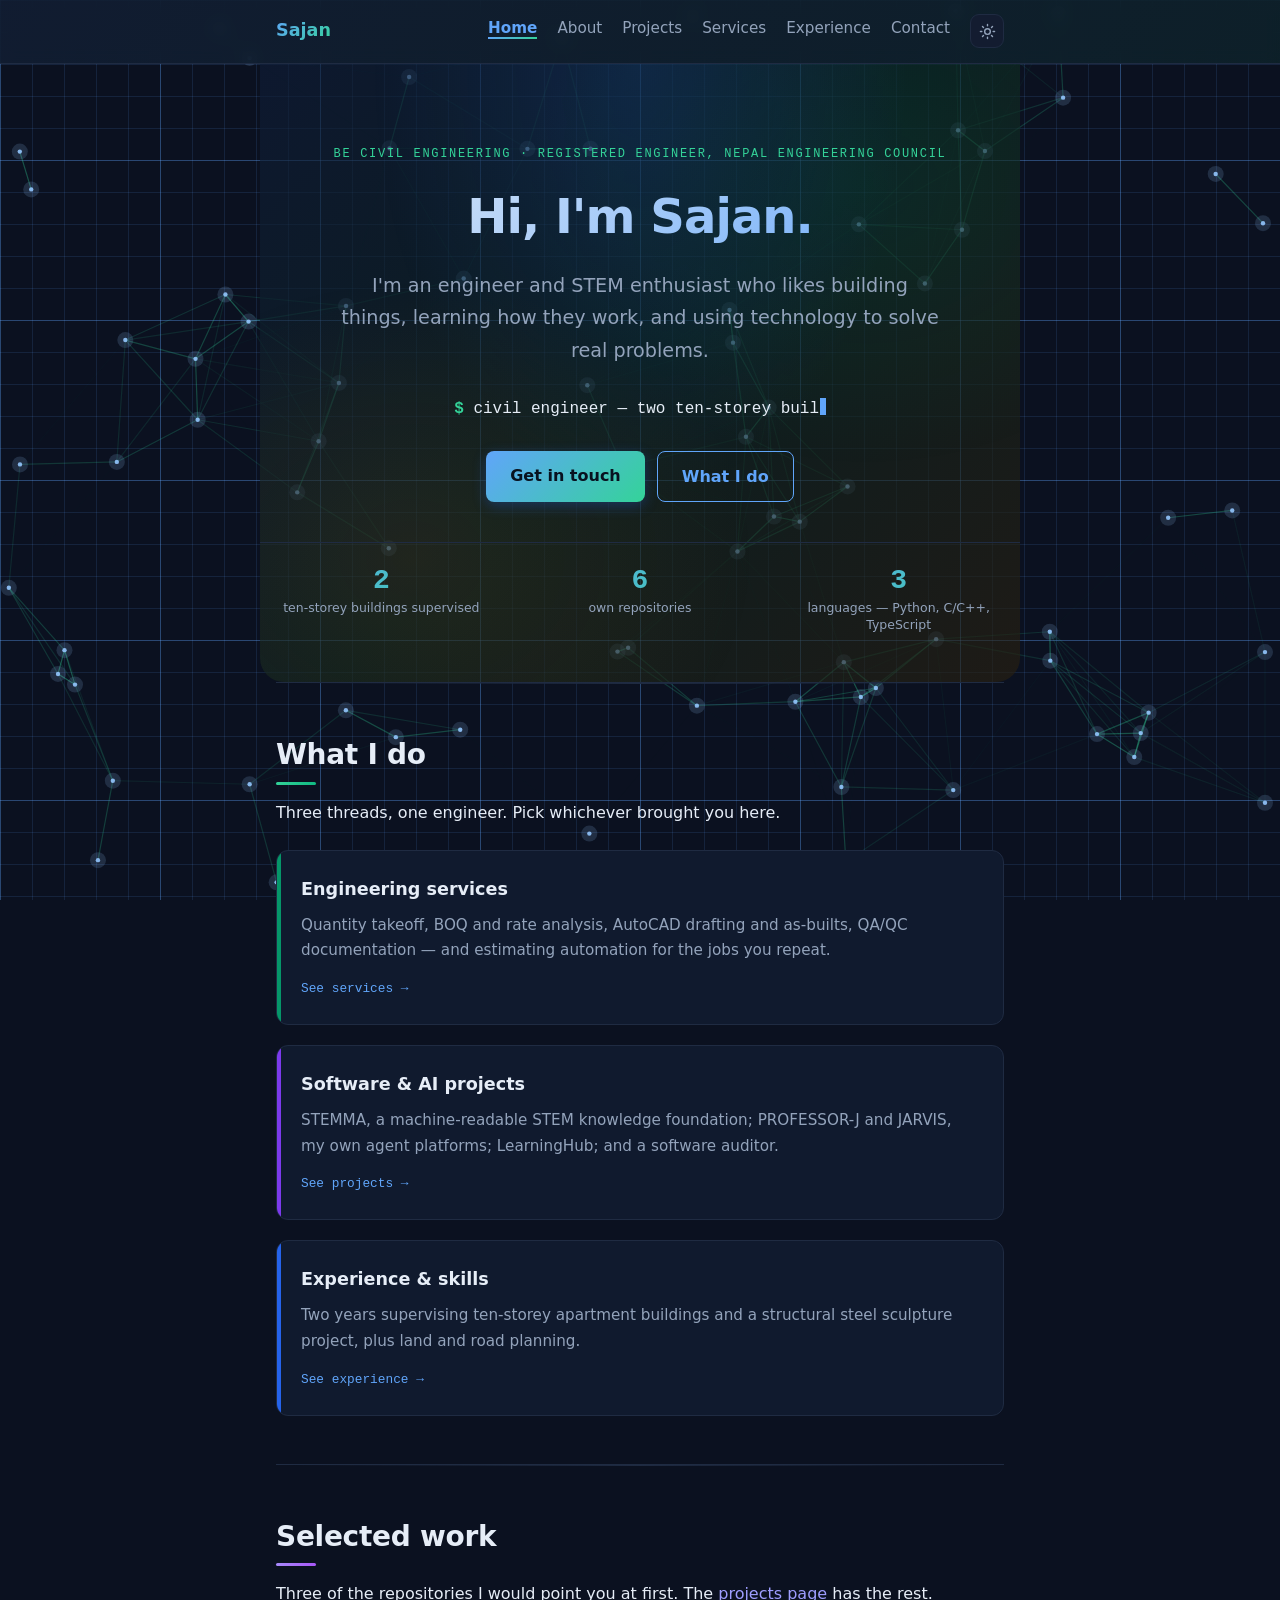
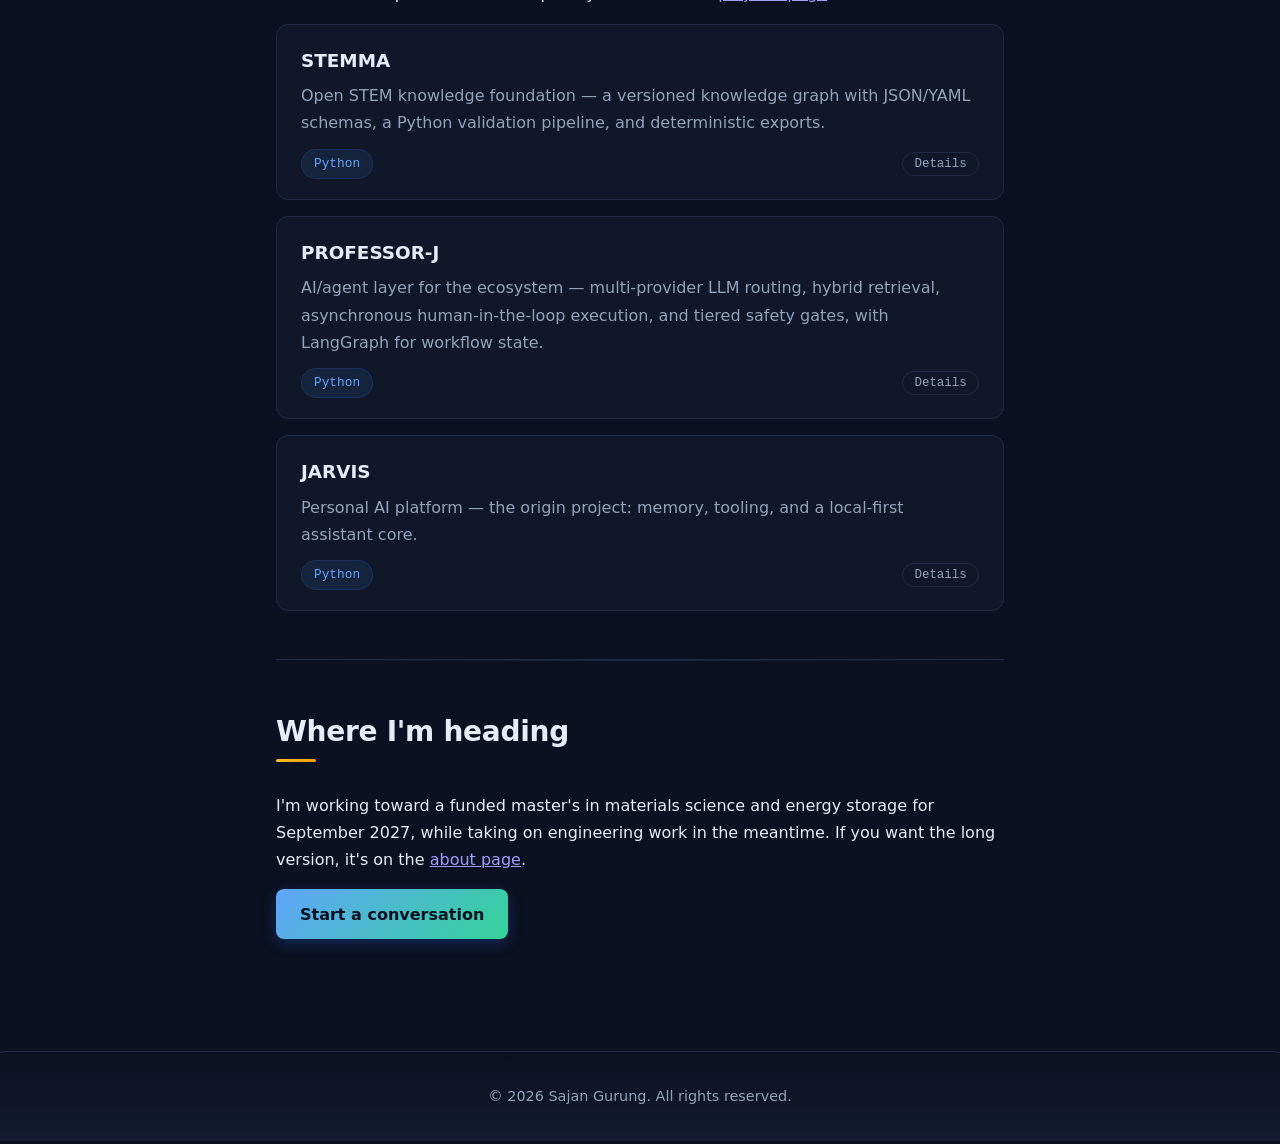
<file: index.html>
<!DOCTYPE html>
<html lang="en">
<head>
  <meta charset="UTF-8">
  <meta name="viewport" content="width=device-width, initial-scale=1.0">
  <meta name="description" content="Sajan Gurung — civil engineer, quantity surveyor and builder in Pokhara, Nepal. Takeoffs, BOQs, AutoCAD drafting, QA/QC documentation and estimating automation.">
  <title>Sajan Gurung — Civil Engineer &amp; Builder</title>
    <link rel="icon" href="favicon.svg" type="image/svg+xml">
  <script>!function(){var t;try{t=localStorage.getItem("theme")}catch(e){}document.documentElement.setAttribute("data-theme",t==="light"?"light":"dark")}();</script>
  <link rel="stylesheet" href="css/styles.css?v=5">
  <script src="js/main.js?v=5" defer></script>
</head>
<body>
  <canvas id="bg-canvas" aria-hidden="true"></canvas>
  <div class="scroll-progress" id="scroll-progress" aria-hidden="true"></div>

  <header class="site-header">
    <nav class="nav" aria-label="Main">
      <a class="nav-brand" href="index.html">Sajan</a>
      <ul class="nav-links">
        <li><a href="index.html">Home</a></li>
        <li><a href="about.html">About</a></li>
        <li><a href="projects.html">Projects</a></li>
        <li><a href="services.html">Services</a></li>
        <li><a href="experience.html">Experience</a></li>
        <li><a href="contact.html">Contact</a></li>
        <li><button class="theme-toggle" type="button" id="theme-toggle" aria-label="Switch to light theme" aria-pressed="true"><svg class="icon-moon" xmlns="http://www.w3.org/2000/svg" viewBox="0 0 24 24" fill="none" stroke="currentColor" stroke-width="2" stroke-linecap="round" stroke-linejoin="round" aria-hidden="true"><path d="M21 12.79A9 9 0 1111.21 3 7 7 0 0021 12.79z"/></svg><svg class="icon-sun" xmlns="http://www.w3.org/2000/svg" viewBox="0 0 24 24" fill="none" stroke="currentColor" stroke-width="2" stroke-linecap="round" stroke-linejoin="round" aria-hidden="true"><circle cx="12" cy="12" r="4"/><path d="M12 2v2M12 20v2M4.93 4.93l1.41 1.41M17.66 17.66l1.41 1.41M2 12h2M20 12h2M6.34 17.66l-1.41 1.41M19.07 4.93l-1.41 1.41"/></svg></button></li>
      </ul>
    </nav>
  </header>

  <main id="main">
    <section class="hero">
      <div class="hero-content">
        <p class="hero-kicker">BE Civil Engineering · Registered Engineer, Nepal Engineering Council</p>
        <h1>Hi, I'm Sajan.</h1>
        <p class="tagline">I'm an engineer and STEM enthusiast who likes building things, learning how they work, and using technology to solve real problems.</p>
        <p class="hero-typed" aria-hidden="true"><span class="prompt">$</span> <span id="typed-text"></span><span class="caret"></span></p>
        <p class="visually-hidden">Civil engineer, quantity surveyor, AutoCAD drafter, Python developer and STEM educator.</p>
        <div class="hero-actions">
          <a class="btn" href="contact.html">Get in touch</a>
          <a class="btn btn-ghost" href="services.html">What I do</a>
        </div>
        <ul class="stat-strip" id="stat-strip">
          <li>
            <span class="stat-num" data-count="2">0</span>
            <span class="stat-label">ten-storey buildings supervised</span>
          </li>
          <li>
            <span class="stat-num" data-count="6">0</span>
            <span class="stat-label">own repositories</span>
          </li>
          <li>
            <span class="stat-num" data-count="3">0</span>
            <span class="stat-label">languages — Python, C/C++, TypeScript</span>
          </li>
        </ul>
      </div>
    </section>

    <section id="what-i-do" class="section" data-theme="engineering">
      <h2>What I do</h2>
      <p class="section-lead">Three threads, one engineer. Pick whichever brought you here.</p>
      <ul class="link-grid">
        <li>
          <a class="link-card" href="services.html" style="--link-accent: #059669">
            <h3>Engineering services</h3>
            <p>Quantity takeoff, BOQ and rate analysis, AutoCAD drafting and as-builts, QA/QC documentation — and estimating automation for the jobs you repeat.</p>
            <span class="link-go">See services →</span>
          </a>
        </li>
        <li>
          <a class="link-card" href="projects.html" style="--link-accent: #7c3aed">
            <h3>Software &amp; AI projects</h3>
            <p>STEMMA, a machine-readable STEM knowledge foundation; PROFESSOR-J and JARVIS, my own agent platforms; LearningHub; and a software auditor.</p>
            <span class="link-go">See projects →</span>
          </a>
        </li>
        <li>
          <a class="link-card" href="experience.html" style="--link-accent: #2563eb">
            <h3>Experience &amp; skills</h3>
            <p>Two years supervising ten-storey apartment buildings and a structural steel sculpture project, plus land and road planning.</p>
            <span class="link-go">See experience →</span>
          </a>
        </li>
      </ul>
    </section>

    <section id="featured" class="section" data-theme="innovation">
      <h2>Selected work</h2>
      <p class="section-lead">Three of the repositories I would point you at first. The <a href="projects.html">projects page</a> has the rest.</p>
      <ul class="project-list" id="project-list" data-limit="3"></ul>
    </section>

    <section id="next" class="section" data-theme="energy">
      <h2>Where I'm heading</h2>
      <p>I'm working toward a funded master's in materials science and energy storage for September 2027, while taking on engineering work in the meantime. If you want the long version, it's on the <a href="about.html">about page</a>.</p>
      <p><a class="btn" href="contact.html">Start a conversation</a></p>
    </section>
  </main>

  <footer class="site-footer">
    <p>&copy; <span id="year"></span> Sajan Gurung. All rights reserved.</p>
  </footer>

  <div class="modal" id="project-modal" hidden>
    <div class="modal-backdrop" data-modal-close></div>
    <div class="modal-panel" role="dialog" aria-modal="true" aria-labelledby="modal-title">
      <button class="modal-close" type="button" data-modal-close aria-label="Close">&times;</button>
      <p class="modal-kicker" id="modal-kicker"></p>
      <h3 id="modal-title"></h3>
      <p class="modal-body" id="modal-body"></p>
      <a class="btn" id="modal-link" href="#" target="_blank" rel="noopener">View on GitHub</a>
    </div>
  </div>
</body>
</html>
</file>
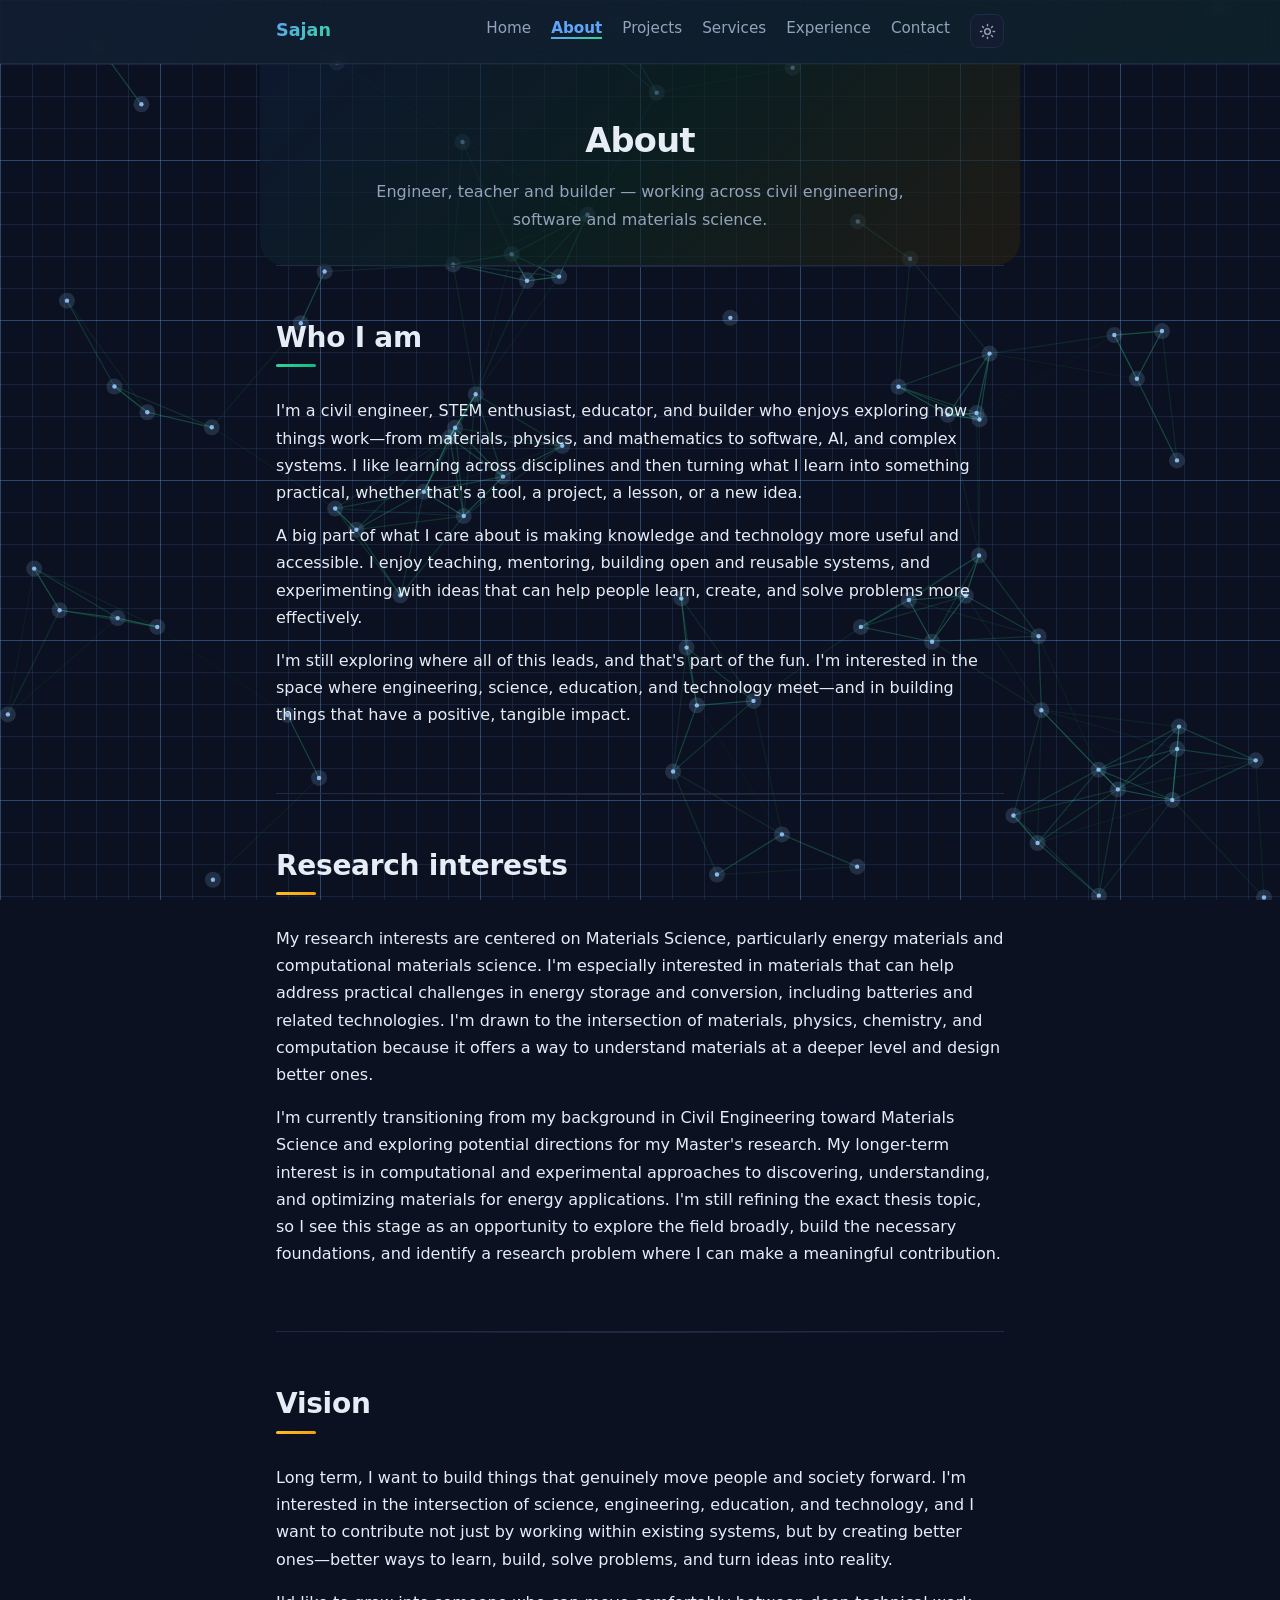
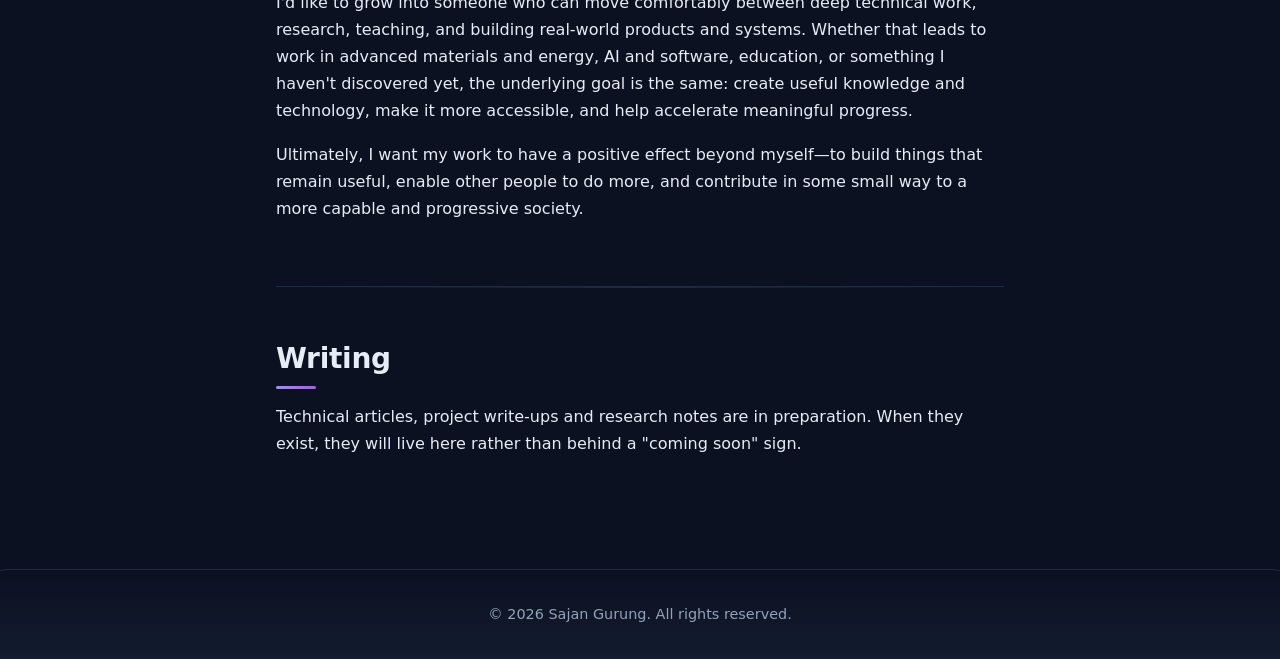
<file: about.html>
<!DOCTYPE html>
<html lang="en">
<head>
  <meta charset="UTF-8">
  <meta name="viewport" content="width=device-width, initial-scale=1.0">
  <meta name="description" content="About Sajan Gurung — civil engineer, STEM educator and builder, moving toward computational materials science and energy storage.">
  <title>About — Sajan Gurung</title>
    <link rel="icon" href="favicon.svg" type="image/svg+xml">
  <script>!function(){var t;try{t=localStorage.getItem("theme")}catch(e){}document.documentElement.setAttribute("data-theme",t==="light"?"light":"dark")}();</script>
  <link rel="stylesheet" href="css/styles.css?v=5">
  <script src="js/main.js?v=5" defer></script>
</head>
<body>
  <canvas id="bg-canvas" aria-hidden="true"></canvas>
  <div class="scroll-progress" id="scroll-progress" aria-hidden="true"></div>

  <header class="site-header">
    <nav class="nav" aria-label="Main">
      <a class="nav-brand" href="index.html">Sajan</a>
      <ul class="nav-links">
        <li><a href="index.html">Home</a></li>
        <li><a href="about.html">About</a></li>
        <li><a href="projects.html">Projects</a></li>
        <li><a href="services.html">Services</a></li>
        <li><a href="experience.html">Experience</a></li>
        <li><a href="contact.html">Contact</a></li>
        <li><button class="theme-toggle" type="button" id="theme-toggle" aria-label="Switch to light theme" aria-pressed="true"><svg class="icon-moon" xmlns="http://www.w3.org/2000/svg" viewBox="0 0 24 24" fill="none" stroke="currentColor" stroke-width="2" stroke-linecap="round" stroke-linejoin="round" aria-hidden="true"><path d="M21 12.79A9 9 0 1111.21 3 7 7 0 0021 12.79z"/></svg><svg class="icon-sun" xmlns="http://www.w3.org/2000/svg" viewBox="0 0 24 24" fill="none" stroke="currentColor" stroke-width="2" stroke-linecap="round" stroke-linejoin="round" aria-hidden="true"><circle cx="12" cy="12" r="4"/><path d="M12 2v2M12 20v2M4.93 4.93l1.41 1.41M17.66 17.66l1.41 1.41M2 12h2M20 12h2M6.34 17.66l-1.41 1.41M19.07 4.93l-1.41 1.41"/></svg></button></li>
      </ul>
    </nav>
  </header>

  <main id="main">
    <section class="page-hero">
      <h1>About</h1>
      <p>Engineer, teacher and builder — working across civil engineering, software and materials science.</p>
    </section>

    <section id="who" class="section" data-theme="engineering">
      <h2>Who I am</h2>
      <p>I'm a civil engineer, STEM enthusiast, educator, and builder who enjoys exploring how things work—from materials, physics, and mathematics to software, AI, and complex systems. I like learning across disciplines and then turning what I learn into something practical, whether that's a tool, a project, a lesson, or a new idea.</p>
      <p>A big part of what I care about is making knowledge and technology more useful and accessible. I enjoy teaching, mentoring, building open and reusable systems, and experimenting with ideas that can help people learn, create, and solve problems more effectively.</p>
      <p>I'm still exploring where all of this leads, and that's part of the fun. I'm interested in the space where engineering, science, education, and technology meet—and in building things that have a positive, tangible impact.</p>
    </section>

    <section id="research" class="section" data-theme="energy">
      <h2>Research interests</h2>
      <p>My research interests are centered on Materials Science, particularly energy materials and computational materials science. I'm especially interested in materials that can help address practical challenges in energy storage and conversion, including batteries and related technologies. I'm drawn to the intersection of materials, physics, chemistry, and computation because it offers a way to understand materials at a deeper level and design better ones.</p>
      <p>I'm currently transitioning from my background in Civil Engineering toward Materials Science and exploring potential directions for my Master's research. My longer-term interest is in computational and experimental approaches to discovering, understanding, and optimizing materials for energy applications. I'm still refining the exact thesis topic, so I see this stage as an opportunity to explore the field broadly, build the necessary foundations, and identify a research problem where I can make a meaningful contribution.</p>
    </section>

    <section id="vision" class="section" data-theme="energy">
      <h2>Vision</h2>
      <p>Long term, I want to build things that genuinely move people and society forward. I'm interested in the intersection of science, engineering, education, and technology, and I want to contribute not just by working within existing systems, but by creating better ones—better ways to learn, build, solve problems, and turn ideas into reality.</p>
      <p>I'd like to grow into someone who can move comfortably between deep technical work, research, teaching, and building real-world products and systems. Whether that leads to work in advanced materials and energy, AI and software, education, or something I haven't discovered yet, the underlying goal is the same: create useful knowledge and technology, make it more accessible, and help accelerate meaningful progress.</p>
      <p>Ultimately, I want my work to have a positive effect beyond myself—to build things that remain useful, enable other people to do more, and contribute in some small way to a more capable and progressive society.</p>
    </section>

    <section id="writing" class="section" data-theme="innovation">
      <h2>Writing</h2>
      <p class="section-lead">Technical articles, project write-ups and research notes are in preparation. When they exist, they will live here rather than behind a "coming soon" sign.</p>
    </section>
  </main>

  <footer class="site-footer">
    <p>&copy; <span id="year"></span> Sajan Gurung. All rights reserved.</p>
  </footer>
</body>
</html>
</file>
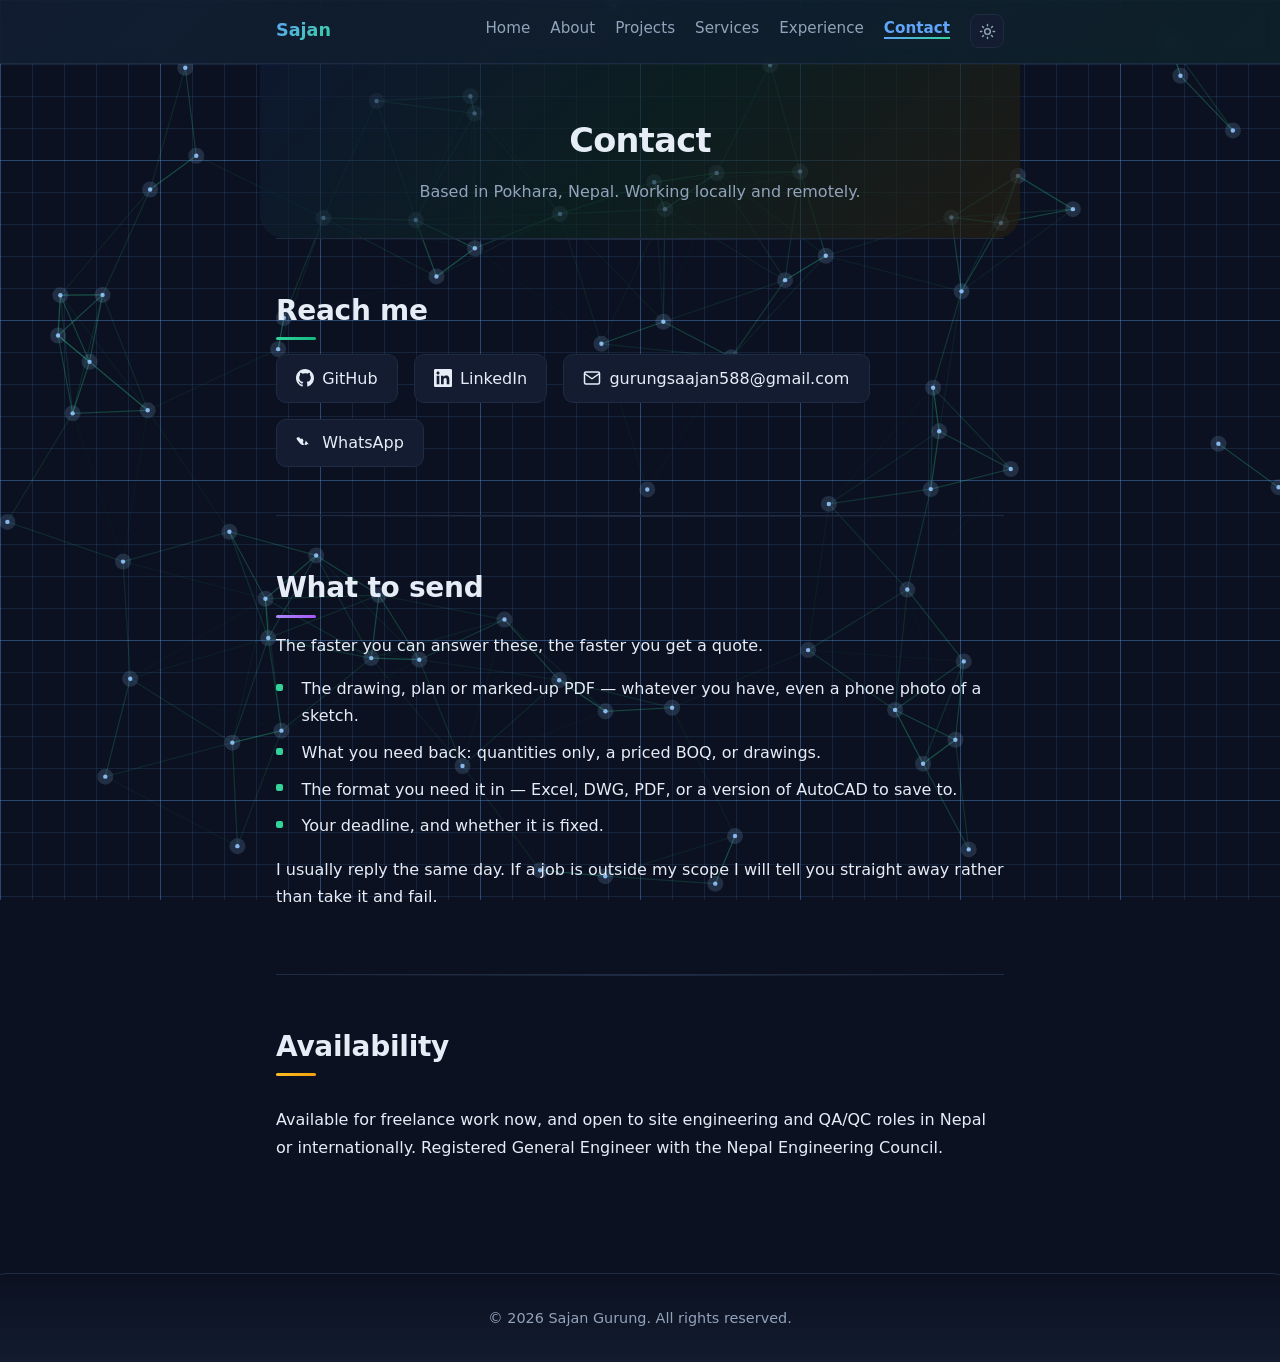
<file: contact.html>
<!DOCTYPE html>
<html lang="en">
<head>
  <meta charset="UTF-8">
  <meta name="viewport" content="width=device-width, initial-scale=1.0">
  <meta name="description" content="Contact Sajan Gurung — civil engineer in Pokhara, Nepal. Available for quantity takeoff, BOQ, drafting and QA/QC documentation.">
  <title>Contact — Sajan Gurung</title>
    <link rel="icon" href="favicon.svg" type="image/svg+xml">
  <script>!function(){var t;try{t=localStorage.getItem("theme")}catch(e){}document.documentElement.setAttribute("data-theme",t==="light"?"light":"dark")}();</script>
  <link rel="stylesheet" href="css/styles.css?v=5">
  <script src="js/main.js?v=5" defer></script>
</head>
<body>
  <canvas id="bg-canvas" aria-hidden="true"></canvas>
  <div class="scroll-progress" id="scroll-progress" aria-hidden="true"></div>

  <header class="site-header">
    <nav class="nav" aria-label="Main">
      <a class="nav-brand" href="index.html">Sajan</a>
      <ul class="nav-links">
        <li><a href="index.html">Home</a></li>
        <li><a href="about.html">About</a></li>
        <li><a href="projects.html">Projects</a></li>
        <li><a href="services.html">Services</a></li>
        <li><a href="experience.html">Experience</a></li>
        <li><a href="contact.html">Contact</a></li>
        <li><button class="theme-toggle" type="button" id="theme-toggle" aria-label="Switch to light theme" aria-pressed="true"><svg class="icon-moon" xmlns="http://www.w3.org/2000/svg" viewBox="0 0 24 24" fill="none" stroke="currentColor" stroke-width="2" stroke-linecap="round" stroke-linejoin="round" aria-hidden="true"><path d="M21 12.79A9 9 0 1111.21 3 7 7 0 0021 12.79z"/></svg><svg class="icon-sun" xmlns="http://www.w3.org/2000/svg" viewBox="0 0 24 24" fill="none" stroke="currentColor" stroke-width="2" stroke-linecap="round" stroke-linejoin="round" aria-hidden="true"><circle cx="12" cy="12" r="4"/><path d="M12 2v2M12 20v2M4.93 4.93l1.41 1.41M17.66 17.66l1.41 1.41M2 12h2M20 12h2M6.34 17.66l-1.41 1.41M19.07 4.93l-1.41 1.41"/></svg></button></li>
      </ul>
    </nav>
  </header>

  <main id="main">
    <section class="page-hero">
      <h1>Contact</h1>
      <p>Based in Pokhara, Nepal. Working locally and remotely.</p>
    </section>

    <section id="reach-me" class="section" data-theme="engineering">
      <h2>Reach me</h2>
      <ul class="contact-list">
        <li>
          <a class="github" href="https://github.com/Er-Sajan-PLG" target="_blank" rel="noopener">
            <svg xmlns="http://www.w3.org/2000/svg" viewBox="0 0 24 24" fill="currentColor" aria-hidden="true"><path d="M12 0C5.374 0 0 5.373 0 12c0 5.302 3.438 9.8 8.207 11.387.599.111.793-.261.793-.577v-2.234c-3.338.726-4.033-1.416-4.033-1.416-.546-1.387-1.333-1.756-1.333-1.756-1.089-.745.083-.729.083-.729 1.205.084 1.839 1.237 1.839 1.237 1.07 1.834 2.807 1.304 3.492.997.107-.775.418-1.305.762-1.604-2.665-.305-5.467-1.334-5.467-5.931 0-1.311.469-2.381 1.236-3.221-.124-.303-.535-1.524.117-3.176 0 0 1.008-.322 3.301 1.23A11.509 11.509 0 0112 5.803c1.02.005 2.047.138 3.006.404 2.291-1.552 3.297-1.23 3.297-1.23.653 1.653.242 2.874.118 3.176.77.84 1.235 1.911 1.235 3.221 0 4.609-2.807 5.624-5.479 5.921.43.372.823 1.102.823 2.222v3.293c0 .319.192.694.801.576C20.566 21.797 24 17.3 24 12c0-6.627-5.373-12-12-12z"/></svg>
            GitHub
          </a>
        </li>
        <li>
          <a class="linkedin" href="https://www.linkedin.com/in/sajan-gurung-786705285" target="_blank" rel="noopener" id="linkedin-link">
            <svg xmlns="http://www.w3.org/2000/svg" viewBox="0 0 24 24" fill="currentColor" aria-hidden="true"><path d="M20.447 20.452h-3.554v-5.569c0-1.328-.027-3.037-1.852-3.037-1.853 0-2.136 1.445-2.136 2.939v5.667H9.351V9h3.414v1.561h.046c.477-.9 1.637-1.85 3.37-1.85 3.601 0 4.267 2.37 4.267 5.455v6.286zM5.337 7.433c-1.144 0-2.063-.926-2.063-2.065 0-1.138.92-2.063 2.063-2.063 1.14 0 2.064.925 2.064 2.063 0 1.139-.925 2.065-2.064 2.065zm1.782 13.019H3.555V9h3.564v11.452zM22.225 0H1.771C.792 0 0 .774 0 1.729v20.542C0 23.227.792 24 1.771 24h20.451C23.2 24 24 23.227 24 22.271V1.729C24 .774 23.2 0 22.222 0h.003z"/></svg>
            LinkedIn
          </a>
        </li>
        <li>
          <a class="email" href="mailto:gurungsaajan588@gmail.com">
            <svg xmlns="http://www.w3.org/2000/svg" viewBox="0 0 24 24" fill="none" stroke="currentColor" stroke-width="2" stroke-linecap="round" stroke-linejoin="round" aria-hidden="true"><path d="M4 4h16c1.1 0 2 .9 2 2v12c0 1.1-.9 2-2 2H4c-1.1 0-2-.9-2-2V6c0-1.1.9-2 2-2z"/><polyline points="22,6 12,13 2,6"/></svg>
            gurungsaajan588@gmail.com
          </a>
        </li>
        <li>
          <a class="whatsapp" href="https://wa.me/9779768021317" target="_blank" rel="noopener">
            <svg xmlns="http://www.w3.org/2000/svg" viewBox="0 0 24 24" fill="currentColor" aria-hidden="true"><path d="M17.472 14.382c-.297-.149-1.758-.867-2.03-.967-.273-.099-.471-.148-.67.15-.197.297-.767.966-.94 1.164-.173.199-.347.223-.644.075-.297-.15-1.255-.463-2.39-1.475-.883-.788-1.48-1.761-1.653-2.059-.173-.297-.018-.458.13-.606.134-.133.298-.347.446-.52.149-.174.198-.298.298-.472.099-.174.05-.369-.025-.52-.075-.148-.669-1.612-.916-2.207-.242-.579-.487-.5-.669-.51-.173-.008-.377-.01-.57-.01-.198 0-.397.01-.597.016-.198.006-.42.026-.637.042-.217.017-.435.017-.632-.01-.173-.025-.346-.149-.547-.396-.387-.478-.654-1.168-.698-1.355-.037-.162-.23-.33-.66-.446-.397-.107-.777-.13-1.093-.086l-.582.048c-.514.042-.964.375-1.16.61-.376.43-.55.898-.53 1.238.03.59.62 1.47 1.822 3.046 1.177 1.55 2.186 2.895 2.943 3.607.898.85 1.692 1.392 2.22 1.67.515.272 1.133.437 1.53.375.47-.075 1.582-.414 2.332-1.652.645-.993 1.017-2.322 1.195-3.044.18-.724.106-1.31-.08-1.763-.148-.362-.38-.608-.605-.777z"/></svg>
            WhatsApp
          </a>
        </li>
      </ul>
    </section>

    <section id="what-to-send" class="section" data-theme="innovation">
      <h2>What to send</h2>
      <p class="section-lead">The faster you can answer these, the faster you get a quote.</p>
      <ul class="tick-list">
        <li>The drawing, plan or marked-up PDF — whatever you have, even a phone photo of a sketch.</li>
        <li>What you need back: quantities only, a priced BOQ, or drawings.</li>
        <li>The format you need it in — Excel, DWG, PDF, or a version of AutoCAD to save to.</li>
        <li>Your deadline, and whether it is fixed.</li>
      </ul>
      <p>I usually reply the same day. If a job is outside my scope I will tell you straight away rather than take it and fail.</p>
    </section>

    <section id="availability" class="section" data-theme="energy">
      <h2>Availability</h2>
      <p>Available for freelance work now, and open to site engineering and QA/QC roles in Nepal or internationally. Registered General Engineer with the Nepal Engineering Council.</p>
    </section>
  </main>

  <footer class="site-footer">
    <p>&copy; <span id="year"></span> Sajan Gurung. All rights reserved.</p>
  </footer>
</body>
</html>
</file>
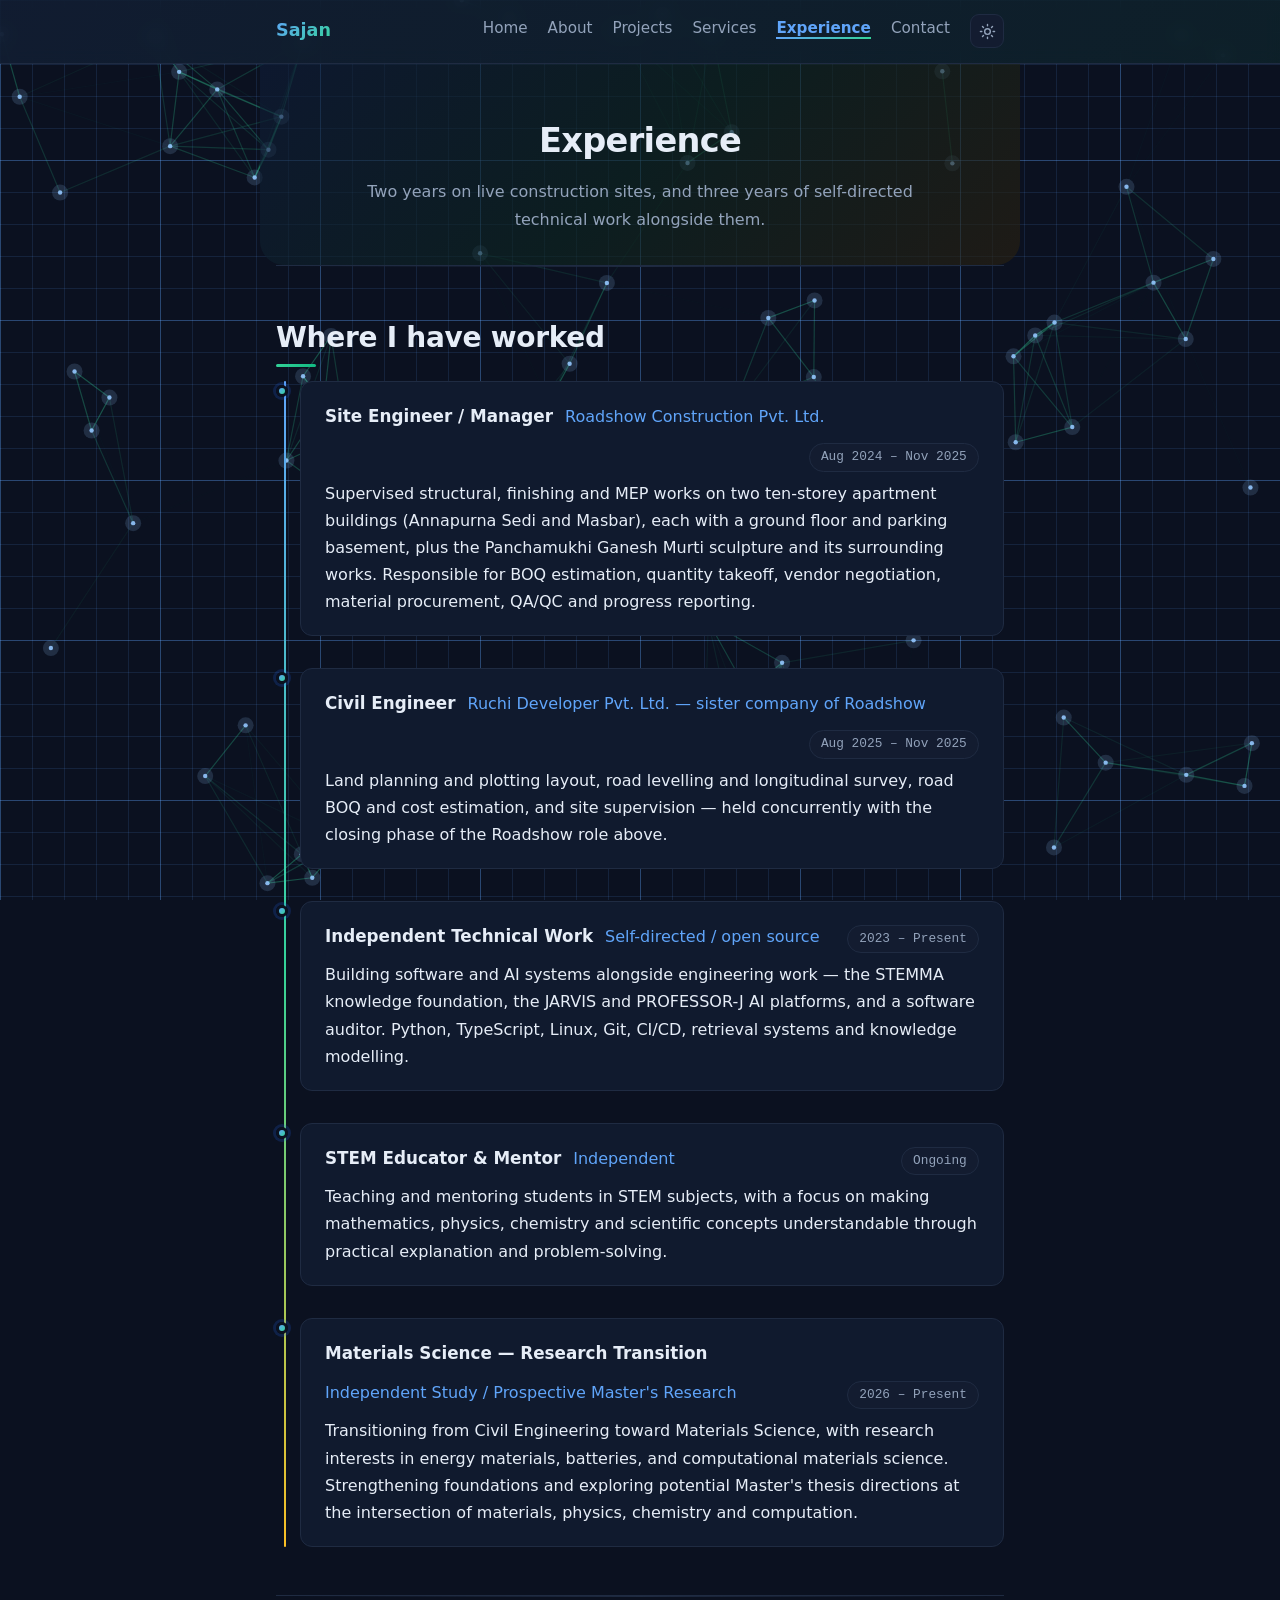
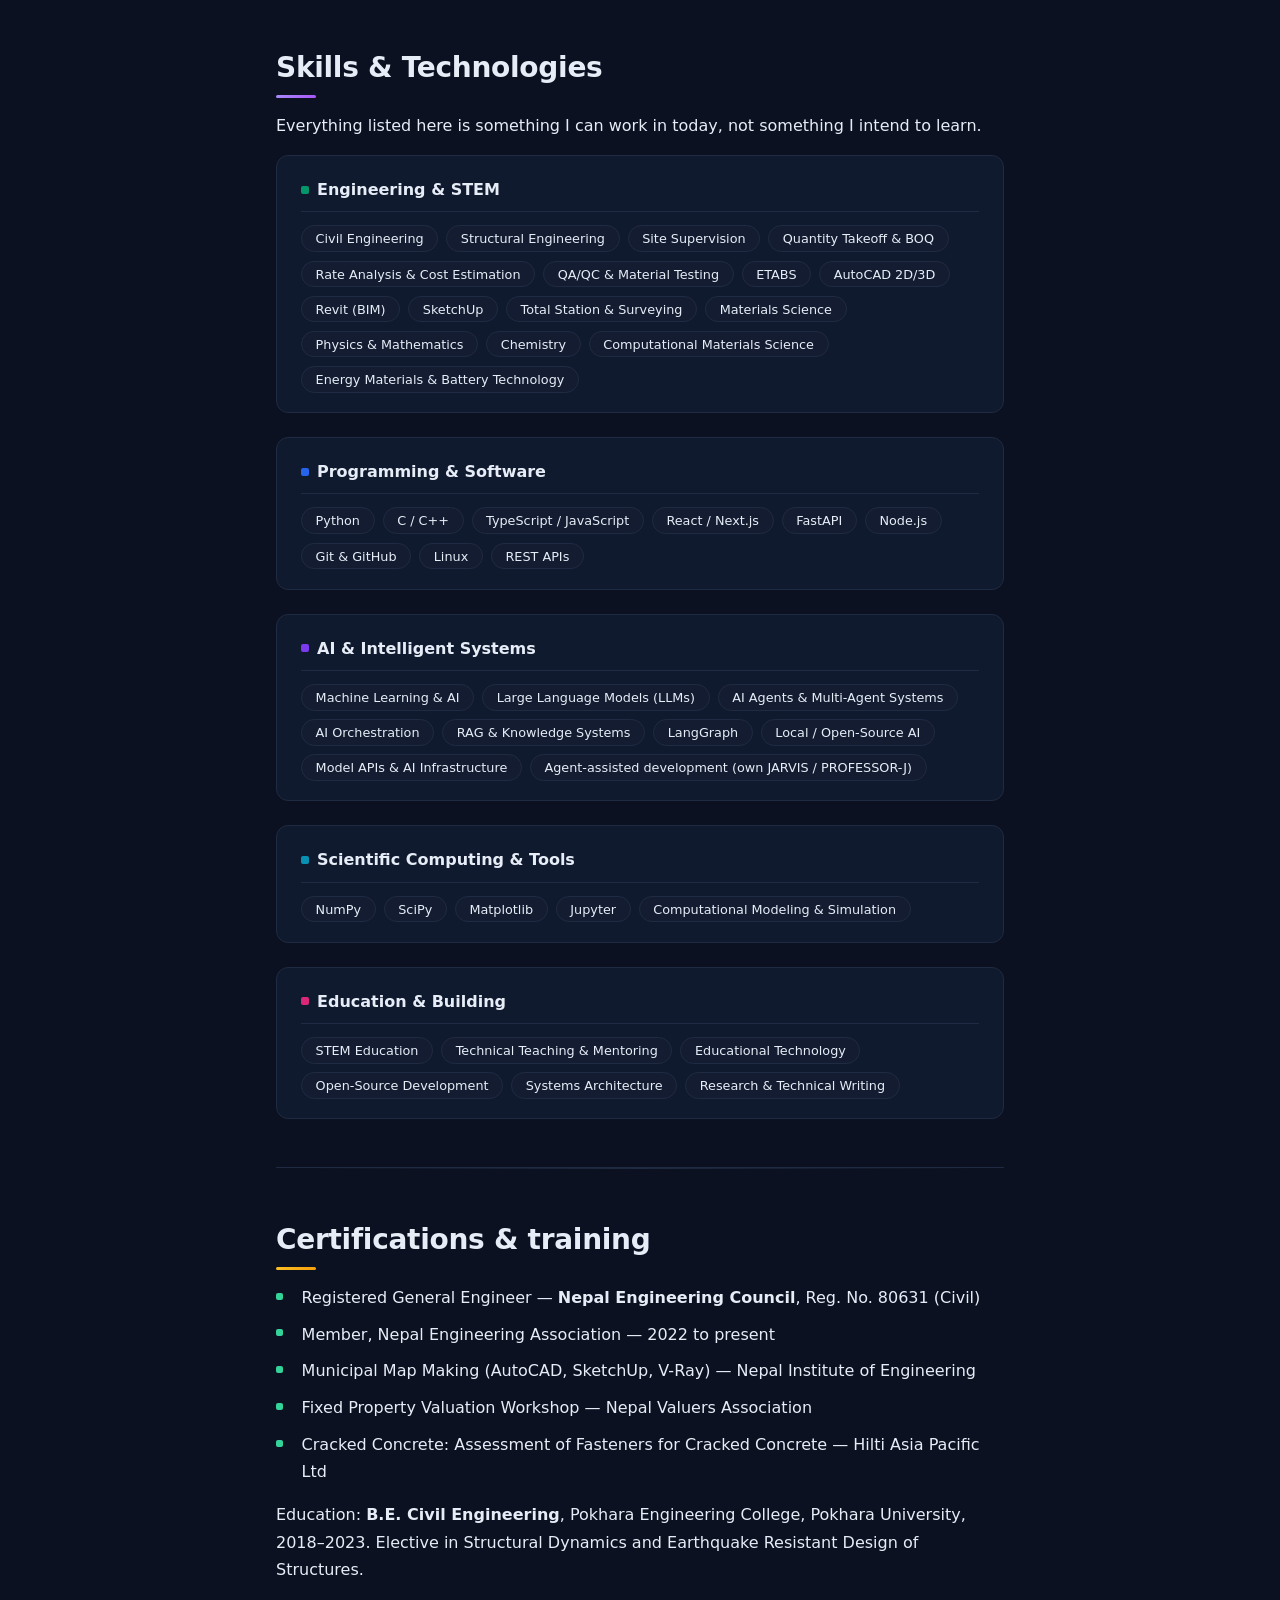
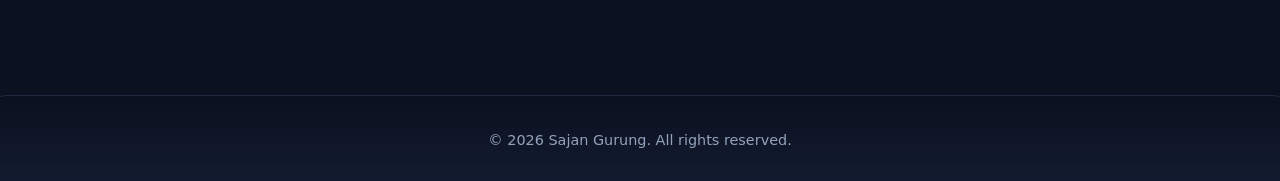
<file: experience.html>
<!DOCTYPE html>
<html lang="en">
<head>
  <meta charset="UTF-8">
  <meta name="viewport" content="width=device-width, initial-scale=1.0">
  <meta name="description" content="Experience and skills of Sajan Gurung — site engineering on ten-storey buildings, land and road planning, surveying, and self-directed software work.">
  <title>Experience — Sajan Gurung</title>
    <link rel="icon" href="favicon.svg" type="image/svg+xml">
  <script>!function(){var t;try{t=localStorage.getItem("theme")}catch(e){}document.documentElement.setAttribute("data-theme",t==="light"?"light":"dark")}();</script>
  <link rel="stylesheet" href="css/styles.css?v=5">
  <script src="js/main.js?v=5" defer></script>
</head>
<body>
  <canvas id="bg-canvas" aria-hidden="true"></canvas>
  <div class="scroll-progress" id="scroll-progress" aria-hidden="true"></div>

  <header class="site-header">
    <nav class="nav" aria-label="Main">
      <a class="nav-brand" href="index.html">Sajan</a>
      <ul class="nav-links">
        <li><a href="index.html">Home</a></li>
        <li><a href="about.html">About</a></li>
        <li><a href="projects.html">Projects</a></li>
        <li><a href="services.html">Services</a></li>
        <li><a href="experience.html">Experience</a></li>
        <li><a href="contact.html">Contact</a></li>
        <li><button class="theme-toggle" type="button" id="theme-toggle" aria-label="Switch to light theme" aria-pressed="true"><svg class="icon-moon" xmlns="http://www.w3.org/2000/svg" viewBox="0 0 24 24" fill="none" stroke="currentColor" stroke-width="2" stroke-linecap="round" stroke-linejoin="round" aria-hidden="true"><path d="M21 12.79A9 9 0 1111.21 3 7 7 0 0021 12.79z"/></svg><svg class="icon-sun" xmlns="http://www.w3.org/2000/svg" viewBox="0 0 24 24" fill="none" stroke="currentColor" stroke-width="2" stroke-linecap="round" stroke-linejoin="round" aria-hidden="true"><circle cx="12" cy="12" r="4"/><path d="M12 2v2M12 20v2M4.93 4.93l1.41 1.41M17.66 17.66l1.41 1.41M2 12h2M20 12h2M6.34 17.66l-1.41 1.41M19.07 4.93l-1.41 1.41"/></svg></button></li>
      </ul>
    </nav>
  </header>

  <main id="main">
    <section class="page-hero">
      <h1>Experience</h1>
      <p>Two years on live construction sites, and three years of self-directed technical work alongside them.</p>
    </section>

    <section id="work" class="section" data-theme="engineering">
      <h2>Where I have worked</h2>
      <div class="timeline" id="timeline"></div>
    </section>

    <section id="skills" class="section" data-theme="innovation">
      <h2>Skills &amp; Technologies</h2>
      <p class="section-lead">Everything listed here is something I can work in today, not something I intend to learn.</p>
      <div class="skills-grid" id="skills-grid"></div>
    </section>

    <section id="certifications" class="section" data-theme="energy">
      <h2>Certifications &amp; training</h2>
      <ul class="tick-list">
        <li>Registered General Engineer — <strong>Nepal Engineering Council</strong>, Reg. No. 80631 (Civil)</li>
        <li>Member, Nepal Engineering Association — 2022 to present</li>
        <li>Municipal Map Making (AutoCAD, SketchUp, V-Ray) — Nepal Institute of Engineering</li>
        <li>Fixed Property Valuation Workshop — Nepal Valuers Association</li>
        <li>Cracked Concrete: Assessment of Fasteners for Cracked Concrete — Hilti Asia Pacific Ltd</li>
      </ul>
      <p>Education: <strong>B.E. Civil Engineering</strong>, Pokhara Engineering College, Pokhara University, 2018–2023. Elective in Structural Dynamics and Earthquake Resistant Design of Structures.</p>
    </section>
  </main>

  <footer class="site-footer">
    <p>&copy; <span id="year"></span> Sajan Gurung. All rights reserved.</p>
  </footer>
</body>
</html>
</file>
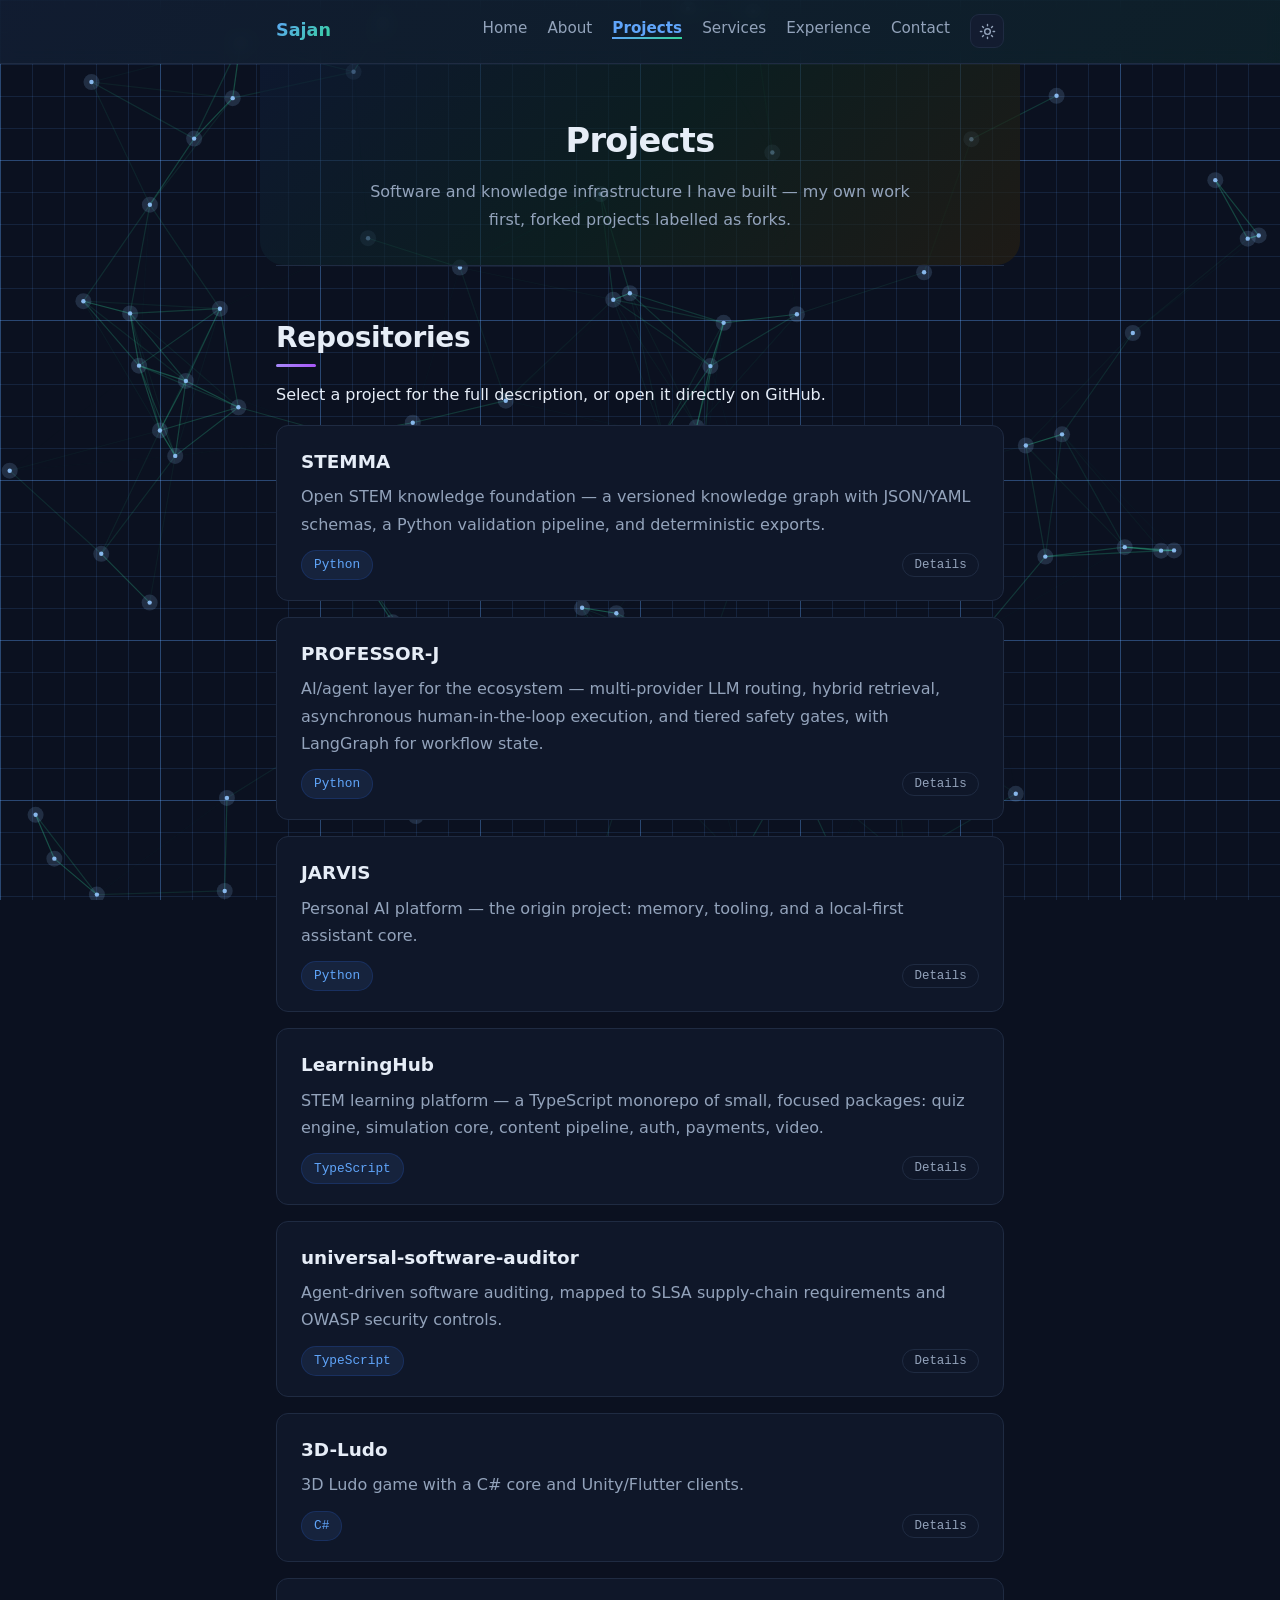
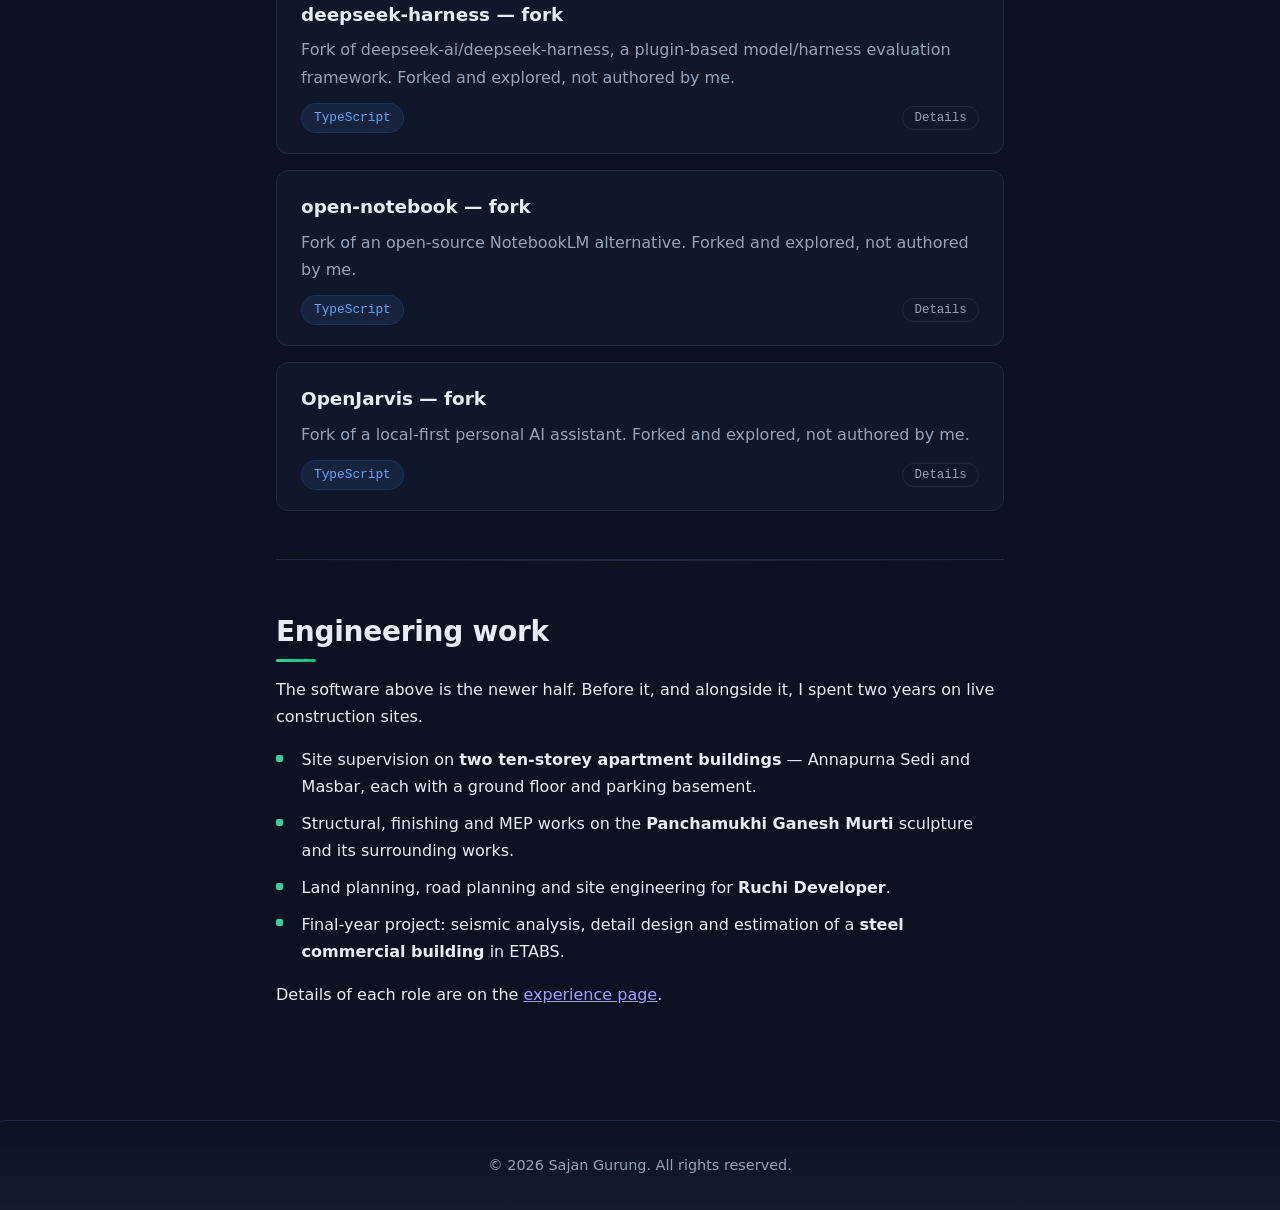
<file: projects.html>
<!DOCTYPE html>
<html lang="en">
<head>
  <meta charset="UTF-8">
  <meta name="viewport" content="width=device-width, initial-scale=1.0">
  <meta name="description" content="Projects by Sajan Gurung — STEMMA knowledge foundation, PROFESSOR-J and JARVIS AI platforms, LearningHub, software auditing and more.">
  <title>Projects — Sajan Gurung</title>
    <link rel="icon" href="favicon.svg" type="image/svg+xml">
  <script>!function(){var t;try{t=localStorage.getItem("theme")}catch(e){}document.documentElement.setAttribute("data-theme",t==="light"?"light":"dark")}();</script>
  <link rel="stylesheet" href="css/styles.css?v=5">
  <script src="js/main.js?v=5" defer></script>
</head>
<body>
  <canvas id="bg-canvas" aria-hidden="true"></canvas>
  <div class="scroll-progress" id="scroll-progress" aria-hidden="true"></div>

  <header class="site-header">
    <nav class="nav" aria-label="Main">
      <a class="nav-brand" href="index.html">Sajan</a>
      <ul class="nav-links">
        <li><a href="index.html">Home</a></li>
        <li><a href="about.html">About</a></li>
        <li><a href="projects.html">Projects</a></li>
        <li><a href="services.html">Services</a></li>
        <li><a href="experience.html">Experience</a></li>
        <li><a href="contact.html">Contact</a></li>
        <li><button class="theme-toggle" type="button" id="theme-toggle" aria-label="Switch to light theme" aria-pressed="true"><svg class="icon-moon" xmlns="http://www.w3.org/2000/svg" viewBox="0 0 24 24" fill="none" stroke="currentColor" stroke-width="2" stroke-linecap="round" stroke-linejoin="round" aria-hidden="true"><path d="M21 12.79A9 9 0 1111.21 3 7 7 0 0021 12.79z"/></svg><svg class="icon-sun" xmlns="http://www.w3.org/2000/svg" viewBox="0 0 24 24" fill="none" stroke="currentColor" stroke-width="2" stroke-linecap="round" stroke-linejoin="round" aria-hidden="true"><circle cx="12" cy="12" r="4"/><path d="M12 2v2M12 20v2M4.93 4.93l1.41 1.41M17.66 17.66l1.41 1.41M2 12h2M20 12h2M6.34 17.66l-1.41 1.41M19.07 4.93l-1.41 1.41"/></svg></button></li>
      </ul>
    </nav>
  </header>

  <main id="main">
    <section class="page-hero">
      <h1>Projects</h1>
      <p>Software and knowledge infrastructure I have built — my own work first, forked projects labelled as forks.</p>
    </section>

    <section id="repositories" class="section" data-theme="innovation">
      <h2>Repositories</h2>
      <p class="section-lead">Select a project for the full description, or open it directly on GitHub.</p>
      <ul class="project-list" id="project-list"></ul>
    </section>

    <section id="engineering" class="section" data-theme="engineering">
      <h2>Engineering work</h2>
      <p class="section-lead">The software above is the newer half. Before it, and alongside it, I spent two years on live construction sites.</p>
      <ul class="tick-list">
        <li>Site supervision on <strong>two ten-storey apartment buildings</strong> — Annapurna Sedi and Masbar, each with a ground floor and parking basement.</li>
        <li>Structural, finishing and MEP works on the <strong>Panchamukhi Ganesh Murti</strong> sculpture and its surrounding works.</li>
        <li>Land planning, road planning and site engineering for <strong>Ruchi Developer</strong>.</li>
        <li>Final-year project: seismic analysis, detail design and estimation of a <strong>steel commercial building</strong> in ETABS.</li>
      </ul>
      <p>Details of each role are on the <a href="experience.html">experience page</a>.</p>
    </section>
  </main>

  <footer class="site-footer">
    <p>&copy; <span id="year"></span> Sajan Gurung. All rights reserved.</p>
  </footer>

  <div class="modal" id="project-modal" hidden>
    <div class="modal-backdrop" data-modal-close></div>
    <div class="modal-panel" role="dialog" aria-modal="true" aria-labelledby="modal-title">
      <button class="modal-close" type="button" data-modal-close aria-label="Close">&times;</button>
      <p class="modal-kicker" id="modal-kicker"></p>
      <h3 id="modal-title"></h3>
      <p class="modal-body" id="modal-body"></p>
      <a class="btn" id="modal-link" href="#" target="_blank" rel="noopener">View on GitHub</a>
    </div>
  </div>
</body>
</html>
</file>
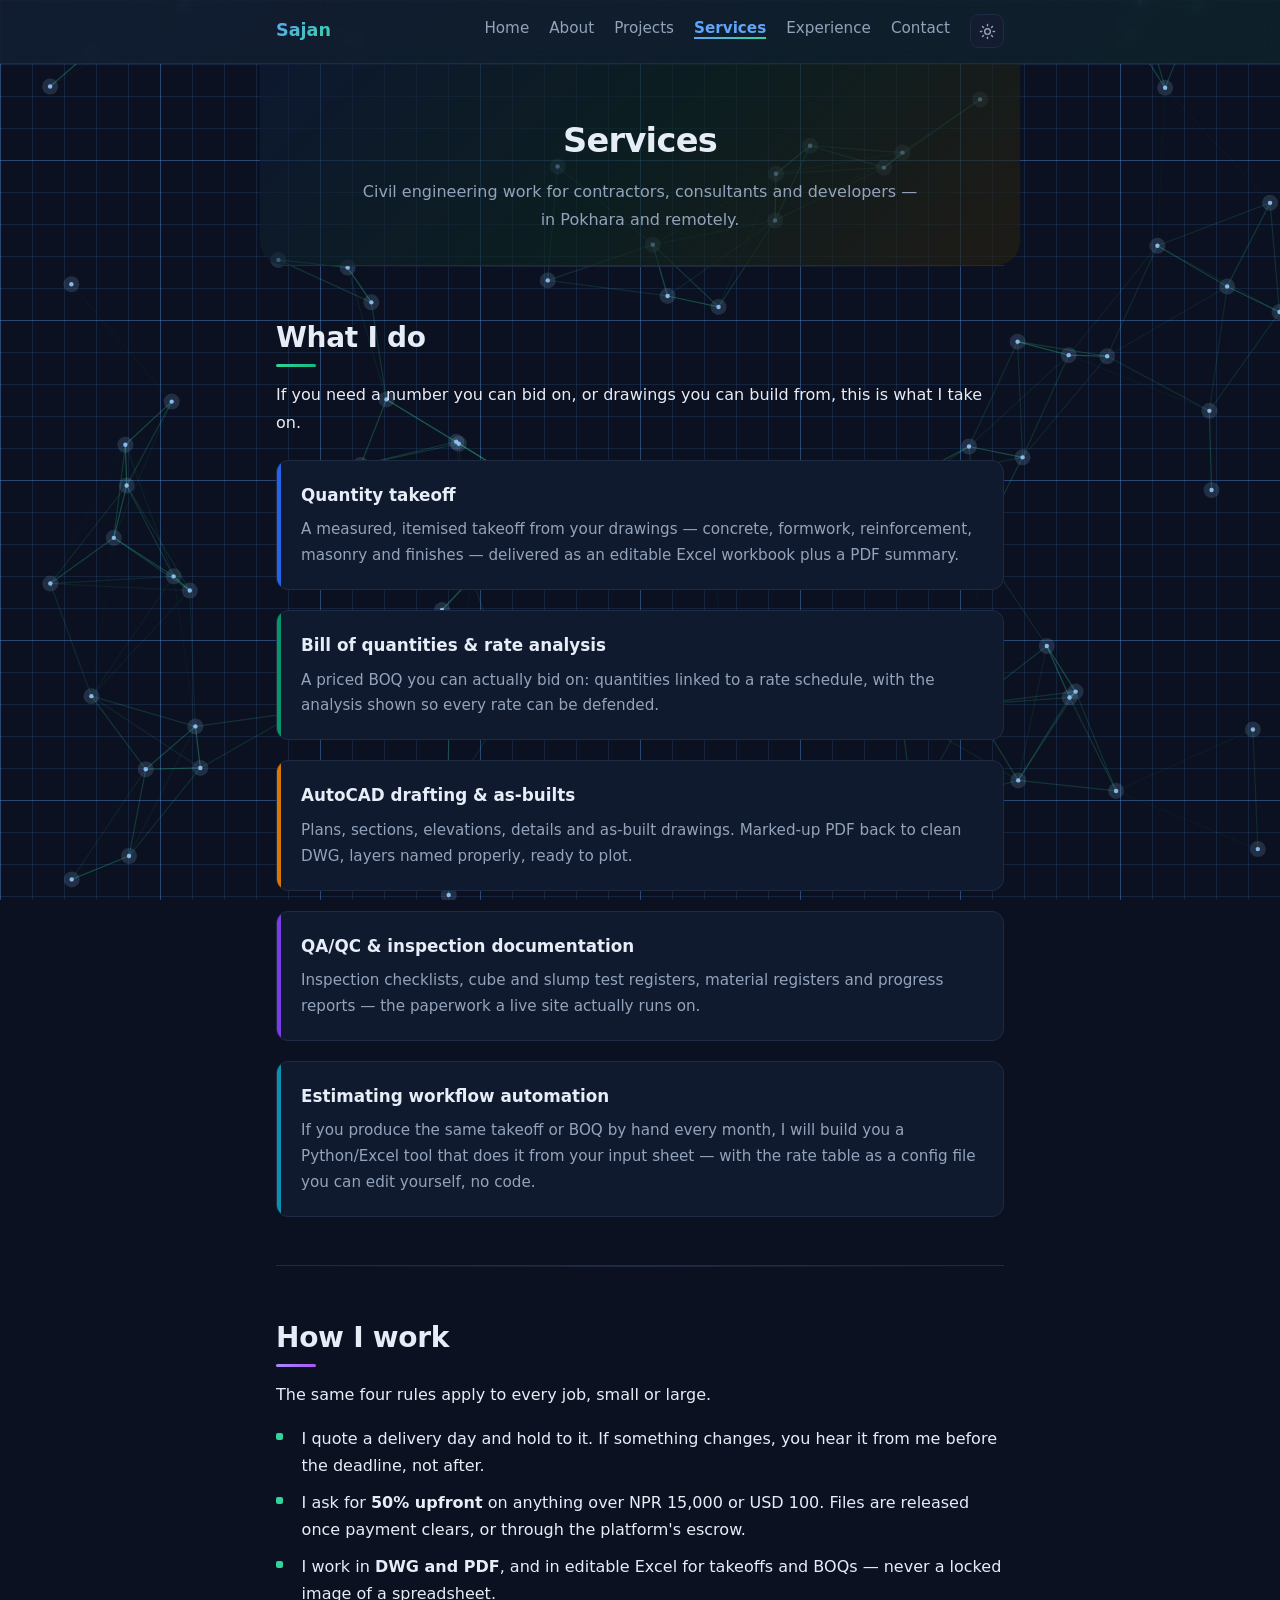
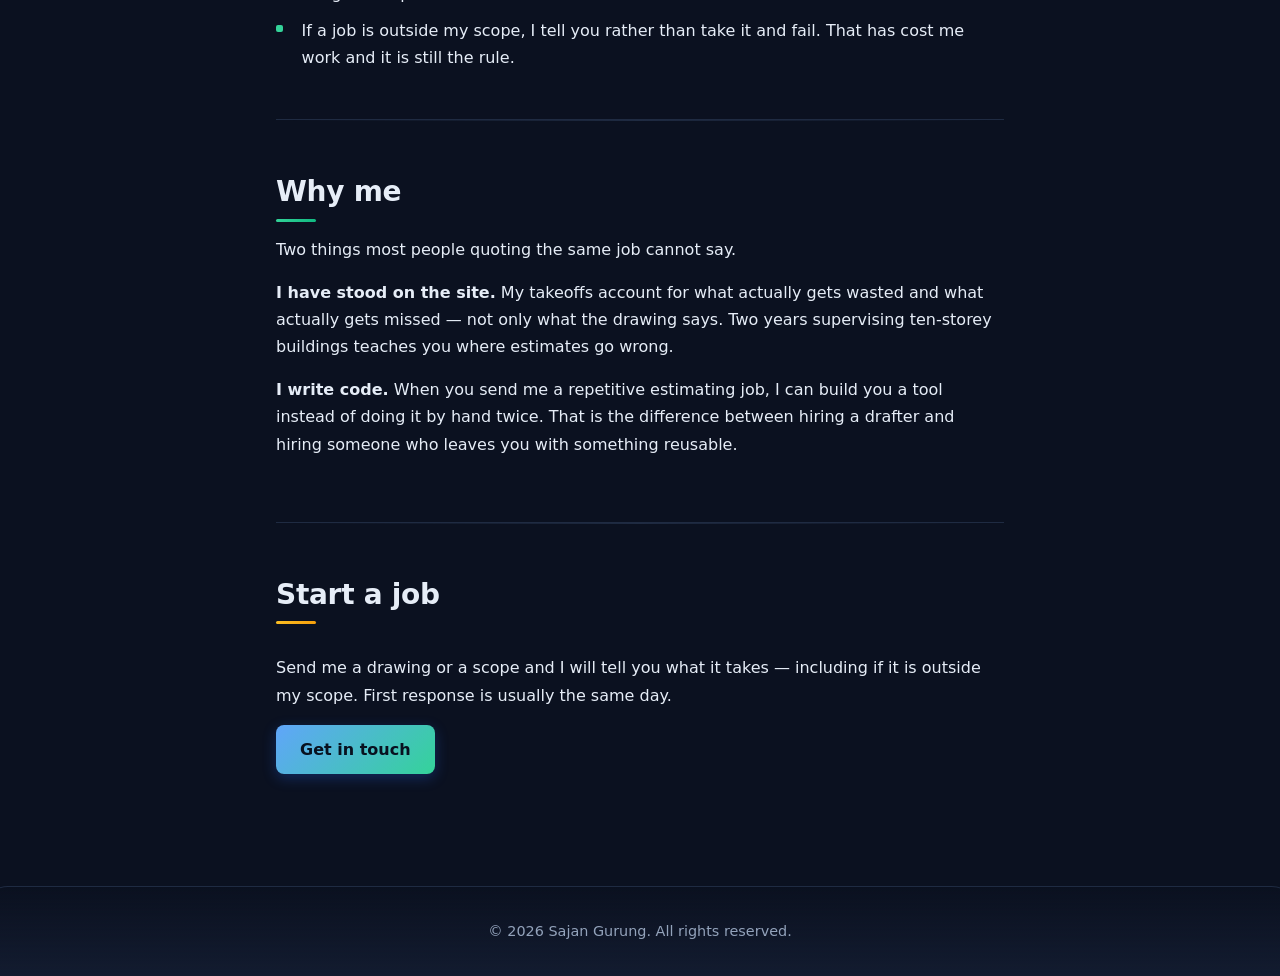
<file: services.html>
<!DOCTYPE html>
<html lang="en">
<head>
  <meta charset="UTF-8">
  <meta name="viewport" content="width=device-width, initial-scale=1.0">
  <meta name="description" content="Civil engineering services by Sajan Gurung — quantity takeoff, BOQ and rate analysis, AutoCAD drafting, QA/QC documentation and estimating automation.">
  <title>Services — Sajan Gurung</title>
    <link rel="icon" href="favicon.svg" type="image/svg+xml">
  <script>!function(){var t;try{t=localStorage.getItem("theme")}catch(e){}document.documentElement.setAttribute("data-theme",t==="light"?"light":"dark")}();</script>
  <link rel="stylesheet" href="css/styles.css?v=5">
  <script src="js/main.js?v=5" defer></script>
</head>
<body>
  <canvas id="bg-canvas" aria-hidden="true"></canvas>
  <div class="scroll-progress" id="scroll-progress" aria-hidden="true"></div>

  <header class="site-header">
    <nav class="nav" aria-label="Main">
      <a class="nav-brand" href="index.html">Sajan</a>
      <ul class="nav-links">
        <li><a href="index.html">Home</a></li>
        <li><a href="about.html">About</a></li>
        <li><a href="projects.html">Projects</a></li>
        <li><a href="services.html">Services</a></li>
        <li><a href="experience.html">Experience</a></li>
        <li><a href="contact.html">Contact</a></li>
        <li><button class="theme-toggle" type="button" id="theme-toggle" aria-label="Switch to light theme" aria-pressed="true"><svg class="icon-moon" xmlns="http://www.w3.org/2000/svg" viewBox="0 0 24 24" fill="none" stroke="currentColor" stroke-width="2" stroke-linecap="round" stroke-linejoin="round" aria-hidden="true"><path d="M21 12.79A9 9 0 1111.21 3 7 7 0 0021 12.79z"/></svg><svg class="icon-sun" xmlns="http://www.w3.org/2000/svg" viewBox="0 0 24 24" fill="none" stroke="currentColor" stroke-width="2" stroke-linecap="round" stroke-linejoin="round" aria-hidden="true"><circle cx="12" cy="12" r="4"/><path d="M12 2v2M12 20v2M4.93 4.93l1.41 1.41M17.66 17.66l1.41 1.41M2 12h2M20 12h2M6.34 17.66l-1.41 1.41M19.07 4.93l-1.41 1.41"/></svg></button></li>
      </ul>
    </nav>
  </header>

  <main id="main">
    <section class="page-hero">
      <h1>Services</h1>
      <p>Civil engineering work for contractors, consultants and developers — in Pokhara and remotely.</p>
    </section>

    <section id="what-i-do" class="section" data-theme="engineering">
      <h2>What I do</h2>
      <p class="section-lead">If you need a number you can bid on, or drawings you can build from, this is what I take on.</p>
      <div class="services-grid" id="services-grid"></div>
    </section>

    <section id="how-i-work" class="section" data-theme="innovation">
      <h2>How I work</h2>
      <p class="section-lead">The same four rules apply to every job, small or large.</p>
      <ul class="tick-list">
        <li>I quote a delivery day and hold to it. If something changes, you hear it from me before the deadline, not after.</li>
        <li>I ask for <strong>50% upfront</strong> on anything over NPR 15,000 or USD 100. Files are released once payment clears, or through the platform's escrow.</li>
        <li>I work in <strong>DWG and PDF</strong>, and in editable Excel for takeoffs and BOQs — never a locked image of a spreadsheet.</li>
        <li>If a job is outside my scope, I tell you rather than take it and fail. That has cost me work and it is still the rule.</li>
      </ul>
    </section>

    <section id="why" class="section" data-theme="engineering">
      <h2>Why me</h2>
      <p class="section-lead">Two things most people quoting the same job cannot say.</p>
      <p><strong>I have stood on the site.</strong> My takeoffs account for what actually gets wasted and what actually gets missed — not only what the drawing says. Two years supervising ten-storey buildings teaches you where estimates go wrong.</p>
      <p><strong>I write code.</strong> When you send me a repetitive estimating job, I can build you a tool instead of doing it by hand twice. That is the difference between hiring a drafter and hiring someone who leaves you with something reusable.</p>
    </section>

    <section id="start" class="section" data-theme="energy">
      <h2>Start a job</h2>
      <p>Send me a drawing or a scope and I will tell you what it takes — including if it is outside my scope. First response is usually the same day.</p>
      <p><a class="btn" href="contact.html">Get in touch</a></p>
    </section>
  </main>

  <footer class="site-footer">
    <p>&copy; <span id="year"></span> Sajan Gurung. All rights reserved.</p>
  </footer>
</body>
</html>
</file>
<file: css/styles.css>
:root {
  --color-bg: #ffffff;
  --color-text: #1a1a2e;
  --color-muted: #555555;
  --color-accent: #2563eb;
  --color-accent-soft: #eff6ff;
  --color-engineering: #059669;
  --color-engineering-soft: #ecfdf5;
  --color-energy: #d97706;
  --color-energy-soft: #fffbeb;
  --color-innovation: #7c3aed;
  --color-innovation-soft: #faf5ff;
  --color-border: #e5e5e5;
  --color-code: #f5f5f5;
  --max-width: 760px;
  --font-sans: system-ui, -apple-system, "Segoe UI", Roboto, sans-serif;
  --font-mono: ui-monospace, SFMono-Regular, Menlo, Consolas, monospace;
  --color-skills-bg: #f8fafc;
  --color-skills-border: #e2e8f0;
  --color-card: #fafafa;
  --color-panel: #ffffff;
  --color-header-bg: rgba(255, 255, 255, 0.95);
  color-scheme: light;
  --timeline-line: var(--color-border);
  --timeline-dot: var(--color-accent);
  --hero-gradient: linear-gradient(135deg, var(--color-accent-soft) 0%, var(--color-engineering-soft) 50%, var(--color-energy-soft) 100%);
  --header-gradient: linear-gradient(135deg, rgba(37, 99, 235, 0.08) 0%, rgba(5, 150, 105, 0.08) 100%);
}

* {
  box-sizing: border-box;
}

html {
  scroll-behavior: smooth;
}

@media (prefers-reduced-motion: reduce) {
  html {
    scroll-behavior: auto;
  }
  *,
  *::before,
  *::after {
    animation-duration: 0.01ms !important;
    animation-iteration-count: 1 !important;
    transition-duration: 0.01ms !important;
    scroll-behavior: auto !important;
  }
}

@keyframes fade-in-up {
  from {
    opacity: 0;
    transform: translateY(20px);
  }
  to {
    opacity: 1;
    transform: translateY(0);
  }
}

@keyframes fade-in {
  from { opacity: 0; }
  to { opacity: 1; }
}

@keyframes gradient-shift {
  0%, 100% { background-position: 0% 50%; }
  50% { background-position: 100% 50%; }
}

.animate-in {
  animation: fade-in-up 0.6s ease-out forwards;
  opacity: 0;
}

.animate-in.delay-1 { animation-delay: 0.1s; }
.animate-in.delay-2 { animation-delay: 0.2s; }
.animate-in.delay-3 { animation-delay: 0.3s; }
.animate-in.delay-4 { animation-delay: 0.4s; }
.animate-in.delay-5 { animation-delay: 0.5s; }
.animate-in.delay-6 { animation-delay: 0.6s; }

body {
  margin: 0;
  font-family: var(--font-sans);
  color: var(--color-text);
  background: var(--color-bg);
  line-height: 1.7;
}

.site-header {
  position: sticky;
  top: 0;
  z-index: 10;
  background: var(--color-header-bg);
  backdrop-filter: blur(8px);
  border-bottom: 1px solid var(--color-border);
  background-image: var(--header-gradient);
}

.nav {
  max-width: var(--max-width);
  margin: 0 auto;
  padding: 0.9rem 1rem;
  display: flex;
  align-items: center;
  justify-content: space-between;
}

.nav-brand {
  font-weight: 700;
  font-size: 1.1rem;
  text-decoration: none;
  background: linear-gradient(135deg, var(--color-accent), var(--color-engineering));
  -webkit-background-clip: text;
  -webkit-text-fill-color: transparent;
  background-clip: text;
}

.nav-links {
  list-style: none;
  display: flex;
  gap: 1.25rem;
  margin: 0;
  padding: 0;
}

.nav-links a {
  text-decoration: none;
  color: var(--color-muted);
  font-size: 0.95rem;
  font-weight: 500;
  transition: color 0.15s ease;
  position: relative;
}

.nav-links a::after {
  content: "";
  position: absolute;
  bottom: -2px;
  left: 0;
  width: 0;
  height: 2px;
  background: linear-gradient(135deg, var(--color-accent), var(--color-engineering));
  transition: width 0.2s ease;
}

.nav-links a:hover {
  color: var(--color-accent);
}

.nav-links a:hover::after {
  width: 100%;
}

main {
  max-width: var(--max-width);
  margin: 0 auto;
  padding: 0 1rem 3rem;
}

.hero {
  padding: 5rem 0 3rem;
  text-align: center;
  position: relative;
  background: var(--hero-gradient);
  margin: 0 -1rem;
  border-radius: 0 0 24px 24px;
}

.hero::before {
  content: "";
  position: absolute;
  top: 0;
  left: 0;
  right: 0;
  bottom: 0;
  background: radial-gradient(ellipse at 50% 0%, rgba(37, 99, 235, 0.15) 0%, transparent 50%),
              radial-gradient(ellipse at 80% 20%, rgba(5, 150, 105, 0.1) 0%, transparent 40%),
              radial-gradient(ellipse at 20% 80%, rgba(217, 119, 6, 0.1) 0%, transparent 40%);
  pointer-events: none;
  border-radius: 0 0 24px 24px;
}

.hero-content {
  position: relative;
  z-index: 1;
}

.hero h1 {
  font-size: 3rem;
  margin: 0 0 0.75rem;
  letter-spacing: -0.02em;
  background: linear-gradient(135deg, var(--color-text) 0%, var(--color-accent) 50%, var(--color-engineering) 100%);
  -webkit-background-clip: text;
  -webkit-text-fill-color: transparent;
  background-clip: text;
  background-size: 200% 200%;
  animation: gradient-shift 6s ease-in-out infinite;
}

.tagline {
  font-size: 1.2rem;
  color: var(--color-muted);
  margin: 0 0 1.75rem;
  max-width: 600px;
  margin-left: auto;
  margin-right: auto;
}

.btn {
  display: inline-block;
  padding: 0.7rem 1.5rem;
  border-radius: 8px;
  background: linear-gradient(135deg, var(--color-accent), var(--color-engineering));
  color: #ffffff;
  text-decoration: none;
  font-weight: 600;
  transition: opacity 0.15s ease, transform 0.15s ease, box-shadow 0.15s ease;
  box-shadow: 0 4px 14px rgba(37, 99, 235, 0.3);
}

.btn:hover {
  opacity: 0.9;
  transform: translateY(-2px);
  box-shadow: 0 6px 20px rgba(37, 99, 235, 0.4);
}

.section {
  padding: 3rem 0;
  border-top: 1px solid var(--color-border);
  position: relative;
}

.section::before {
  content: "";
  position: absolute;
  top: 0;
  left: 1rem;
  right: 1rem;
  height: 1px;
  background: linear-gradient(90deg, transparent, var(--color-border), transparent);
}

.section h2 {
  font-size: 1.75rem;
  margin: 0 0 1.25rem;
  letter-spacing: -0.01em;
  position: relative;
  display: inline-block;
}

.section h2::after {
  content: "";
  position: absolute;
  bottom: -6px;
  left: 0;
  width: 40px;
  height: 3px;
  border-radius: 2px;
  background: linear-gradient(135deg, var(--color-accent), var(--color-engineering));
}

.section[data-theme="engineering"] h2::after { background: linear-gradient(135deg, var(--color-engineering), #10b981); }
.section[data-theme="energy"] h2::after { background: linear-gradient(135deg, var(--color-energy), #f59e0b); }
.section[data-theme="innovation"] h2::after { background: linear-gradient(135deg, var(--color-innovation), #a855f7); }

.section p {
  color: var(--color-text);
}

.project-list {
  list-style: none;
  margin: 0;
  padding: 0;
  display: grid;
  gap: 1rem;
}

.project-item {
  border: 1px solid var(--color-border);
  border-radius: 12px;
  padding: 1.25rem 1.5rem;
  background: var(--color-card);
  transition: border-color 0.15s ease, transform 0.15s ease, box-shadow 0.15s ease;
  position: relative;
  overflow: hidden;
}

.project-item::before {
  content: "";
  position: absolute;
  top: 0;
  left: 0;
  width: 4px;
  height: 100%;
  background: linear-gradient(180deg, var(--color-accent), var(--color-engineering));
  transform: scaleY(0);
  transform-origin: top;
  transition: transform 0.2s ease;
}

.project-item:hover {
  border-color: var(--color-accent);
  transform: translateY(-4px);
  box-shadow: 0 12px 30px rgba(37, 99, 235, 0.15);
}

.project-item:hover::before {
  transform: scaleY(1);
}

.project-item h3 {
  margin: 0 0 0.4rem;
  font-size: 1.15rem;
}

.project-item h3 a {
  color: var(--color-text);
  text-decoration: none;
  transition: color 0.15s ease;
}

.project-item h3 a:hover {
  color: var(--color-accent);
}

.project-item p {
  margin: 0 0 0.75rem;
  color: var(--color-muted);
}

.project-language {
  font-family: var(--font-mono);
  font-size: 0.8rem;
  color: var(--color-accent);
  background: var(--color-accent-soft);
  border: 1px solid rgba(37, 99, 235, 0.2);
  border-radius: 999px;
  padding: 0.2rem 0.75rem;
  display: inline-block;
  font-weight: 500;
}

.contact-list {
  list-style: none;
  margin: 0;
  padding: 0;
  display: flex;
  flex-wrap: wrap;
  gap: 1rem;
}

.contact-list a {
  display: inline-flex;
  align-items: center;
  gap: 0.5rem;
  color: var(--color-text);
  text-decoration: none;
  font-weight: 500;
  padding: 0.6rem 1.2rem;
  border-radius: 10px;
  background: var(--color-code);
  border: 1px solid var(--color-border);
  transition: all 0.15s ease;
}

.contact-list a:hover {
  text-decoration: none;
  transform: translateY(-2px);
  box-shadow: 0 6px 16px rgba(0, 0, 0, 0.08);
}

.contact-list a.github:hover {
  border-color: #24292e;
  background: #24292e;
  color: #fff;
}

.contact-list a.linkedin:hover {
  border-color: #0a66c2;
  background: #0a66c2;
  color: #fff;
}

.contact-list a.email:hover {
  border-color: var(--color-accent);
  background: var(--color-accent);
  color: #fff;
}

.contact-list a.whatsapp:hover {
  border-color: #25d366;
  background: #25d366;
  color: #fff;
}

.contact-list svg {
  width: 18px;
  height: 18px;
  flex-shrink: 0;
}

/* Skills Section */
.skills-grid {
  display: grid;
  gap: 1.5rem;
}

.skill-category {
  background: var(--color-skills-bg);
  border: 1px solid var(--color-skills-border);
  border-radius: 12px;
  padding: 1.25rem 1.5rem;
  animation: fade-in-up 0.6s ease-out forwards;
  opacity: 0;
  transition: transform 0.2s ease, box-shadow 0.2s ease, border-color 0.2s ease;
  position: relative;
}

.skill-category::before {
  content: "";
  position: absolute;
  top: 0;
  left: 0;
  right: 0;
  height: 3px;
  border-radius: 12px 12px 0 0;
  background: var(--category-color, var(--color-accent));
  opacity: 0;
  transition: opacity 0.2s ease;
}

.skill-category:hover {
  transform: translateY(-4px);
  box-shadow: 0 12px 30px rgba(0, 0, 0, 0.08);
  border-color: var(--category-color, var(--color-accent));
}

.skill-category:hover::before {
  opacity: 1;
}

.skill-category h3 {
  margin: 0 0 0.75rem;
  font-size: 1rem;
  font-weight: 600;
  color: var(--color-text);
  border-bottom: 1px solid var(--color-skills-border);
  padding-bottom: 0.5rem;
  display: flex;
  align-items: center;
  gap: 0.5rem;
}

.skill-category h3::before {
  content: "";
  width: 8px;
  height: 8px;
  border-radius: 2px;
  background: var(--category-color, var(--color-accent));
}

.skill-tags {
  display: flex;
  flex-wrap: wrap;
  gap: 0.5rem;
  margin: 0;
  padding: 0;
  list-style: none;
}

.skill-tag {
  font-size: 0.8rem;
  font-weight: 500;
  color: var(--color-text);
  background: var(--color-code);
  border: 1px solid var(--color-skills-border);
  border-radius: 999px;
  padding: 0.3rem 0.85rem;
  transition: all 0.15s ease;
}

.skill-tag:hover {
  background: var(--category-color, var(--color-accent));
  color: #fff;
  border-color: var(--category-color, var(--color-accent));
  transform: scale(1.02);
}

/* Services Section */
.services-grid {
  display: grid;
  gap: 1.25rem;
  margin-top: 1.5rem;
}

.service-card {
  background: var(--color-skills-bg);
  border: 1px solid var(--color-skills-border);
  border-radius: 12px;
  padding: 1.25rem 1.5rem;
  position: relative;
  overflow: hidden;
  animation: fade-in-up 0.6s ease-out forwards;
  opacity: 0;
  transition: transform 0.2s ease, box-shadow 0.2s ease, border-color 0.2s ease;
}

.service-card::before {
  content: "";
  position: absolute;
  top: 0;
  left: 0;
  width: 4px;
  height: 100%;
  background: var(--service-color, var(--color-accent));
}

.service-card:hover {
  transform: translateY(-4px);
  box-shadow: 0 12px 30px rgba(0, 0, 0, 0.08);
  border-color: var(--service-color, var(--color-accent));
}

.service-card h3 {
  margin: 0 0 0.5rem;
  font-size: 1.05rem;
  font-weight: 600;
  color: var(--color-text);
}

.service-card p {
  margin: 0;
  color: var(--color-muted);
  font-size: 0.95rem;
}

.services-note {
  margin-top: 1.5rem;
  padding: 1rem 1.25rem;
  border-left: 3px solid var(--color-engineering);
  background: var(--color-engineering-soft);
  border-radius: 0 10px 10px 0;
}

.services-note a {
  color: var(--color-accent);
  font-weight: 600;
}

/* Timeline / Experience Section */
.timeline {
  position: relative;
  padding-left: 1.5rem;
}

.timeline::before {
  content: "";
  position: absolute;
  left: 0.5rem;
  top: 0;
  bottom: 0;
  width: 2px;
  background: linear-gradient(180deg, var(--color-accent), var(--color-engineering), var(--color-energy));
  border-radius: 1px;
}

.timeline-item {
  position: relative;
  padding-bottom: 2rem;
  animation: fade-in-up 0.6s ease-out forwards;
  opacity: 0;
}

.timeline-item:last-child {
  padding-bottom: 0;
}

.timeline-dot {
  position: absolute;
  left: -1.5rem;
  top: 0.25rem;
  width: 12px;
  height: 12px;
  border-radius: 50%;
  background: linear-gradient(135deg, var(--color-accent), var(--color-engineering));
  border: 3px solid var(--color-bg);
  box-shadow: 0 0 0 3px rgba(37, 99, 235, 0.2);
  flex-shrink: 0;
}

.timeline-content {
  background: var(--color-skills-bg);
  border: 1px solid var(--color-skills-border);
  border-radius: 12px;
  padding: 1.25rem 1.5rem;
  transition: transform 0.2s ease, box-shadow 0.2s ease, border-color 0.2s ease;
}

.timeline-content:hover {
  transform: translateX(4px);
  box-shadow: 0 8px 24px rgba(0, 0, 0, 0.06);
  border-color: var(--color-accent);
}

.timeline-header {
  display: flex;
  flex-wrap: wrap;
  gap: 0.75rem;
  align-items: baseline;
  margin-bottom: 0.5rem;
}

.timeline-role {
  font-weight: 600;
  font-size: 1.05rem;
  color: var(--color-text);
}

.timeline-org {
  font-weight: 500;
  color: var(--color-accent);
}

.timeline-date {
  font-family: var(--font-mono);
  font-size: 0.8rem;
  color: var(--color-muted);
  background: var(--color-code);
  border: 1px solid var(--color-skills-border);
  border-radius: 999px;
  padding: 0.15rem 0.7rem;
  margin-left: auto;
}

.timeline-content p {
  margin: 0;
  color: var(--color-text);
  line-height: 1.7;
}

.timeline-content p + p {
  margin-top: 0.5rem;
}

/* Blog Section */
.blog-placeholder {
  color: var(--color-muted);
  font-style: italic;
  margin: 0;
  text-align: center;
  padding: 2rem;
}

.blog-list {
  list-style: none;
  margin: 1.5rem 0 0;
  padding: 0;
  display: grid;
  gap: 1rem;
}

.blog-item {
  border: 1px solid var(--color-border);
  border-radius: 12px;
  padding: 1.25rem 1.5rem;
  background: var(--color-card);
  transition: border-color 0.15s ease, transform 0.15s ease, box-shadow 0.15s ease;
  animation: fade-in-up 0.6s ease-out forwards;
  opacity: 0;
  position: relative;
  overflow: hidden;
}

.blog-item::before {
  content: "";
  position: absolute;
  top: 0;
  left: 0;
  width: 4px;
  height: 100%;
  background: linear-gradient(180deg, var(--color-innovation), var(--color-accent));
  transform: scaleY(0);
  transform-origin: top;
  transition: transform 0.2s ease;
}

.blog-item:hover {
  border-color: var(--color-innovation);
  transform: translateY(-4px);
  box-shadow: 0 12px 30px rgba(124, 58, 237, 0.15);
}

.blog-item:hover::before {
  transform: scaleY(1);
}

.blog-item h3 {
  margin: 0 0 0.4rem;
  font-size: 1.15rem;
}

.blog-item h3 a {
  color: var(--color-text);
  text-decoration: none;
  transition: color 0.15s ease;
}

.blog-item h3 a:hover {
  color: var(--color-innovation);
}

.blog-item p {
  margin: 0 0 0.5rem;
  color: var(--color-muted);
}

.blog-meta {
  font-family: var(--font-mono);
  font-size: 0.8rem;
  color: var(--color-muted);
}

.site-footer {
  border-top: 1px solid var(--color-border);
  text-align: center;
  padding: 2rem 1rem;
  color: var(--color-muted);
  font-size: 0.9rem;
  background: linear-gradient(180deg, transparent, var(--color-code));
  margin: 0 -1rem;
  border-radius: 24px 24px 0 0;
}

.site-footer p {
  margin: 0;
}

@media (max-width: 600px) {
  .nav {
    flex-wrap: wrap;
    gap: 0.5rem;
  }

  .nav-links {
    flex-wrap: wrap;
    justify-content: flex-end;
    gap: 0.4rem 0.9rem;
  }

  .nav-links a {
    font-size: 0.85rem;
  }

  .hero {
    padding: 3.5rem 0 2rem;
    margin: 0 -1rem;
    border-radius: 0 0 16px 16px;
  }

  .hero h1 {
    font-size: 2.25rem;
  }

  .timeline {
    padding-left: 1rem;
  }

  .timeline::before {
    left: 0.25rem;
  }

  .timeline-dot {
    left: -1.25rem;
    width: 10px;
    height: 10px;
  }

  .timeline-header {
    flex-direction: column;
    align-items: flex-start;
    gap: 0.4rem;
  }

  .timeline-date {
    margin-left: 0;
  }

  .contact-list {
    flex-direction: column;
    gap: 0.75rem;
  }

  .contact-list a {
    width: 100%;
    justify-content: center;
  }

  .site-footer {
    margin: 0 -1rem;
    border-radius: 16px 16px 0 0;
  }
}

/* ============================================================
   Tech / STEM visual layer — added 2026-10-04
   Decision: docs/adr/0003-visual-overhaul.md
   Plain CSS + canvas only. No libraries, no build step.
   ============================================================ */

:root {
  --glow: 0 0 0 1px rgba(37, 99, 235, 0.22), 0 14px 40px rgba(37, 99, 235, 0.16);
  --grid-line: rgba(37, 99, 235, 0.07);
}

/* 1. Background canvas ------------------------------------- */
#bg-canvas {
  position: fixed;
  inset: 0;
  width: 100%;
  height: 100%;
  z-index: 0;
  display: block;
  pointer-events: none;
}

/* Content must sit above the fixed canvas */
main,
.site-footer {
  position: relative;
  z-index: 1;
}

/* 2. Scroll progress --------------------------------------- */
.scroll-progress {
  position: fixed;
  top: 0;
  left: 0;
  width: 0;
  height: 3px;
  z-index: 20;
  background: linear-gradient(90deg, var(--color-accent), var(--color-engineering), var(--color-energy));
  transition: width 0.1s linear;
}

/* 3. Let the background grid read through the hero ---------- */
.hero,
.page-hero {
  background-image: linear-gradient(
    135deg,
    rgba(239, 246, 255, 0.7) 0%,
    rgba(236, 253, 245, 0.7) 50%,
    rgba(255, 251, 235, 0.7) 100%
  );
}

/* 4. Hero entrance — staggered, so the animation is unmistakable */
@keyframes rise-in {
  from {
    opacity: 0;
    transform: translateY(26px);
  }
  to {
    opacity: 1;
    transform: none;
  }
}

.hero-content > *,
.page-hero > * {
  animation: rise-in 0.7s cubic-bezier(0.22, 1, 0.36, 1) both;
}

.hero-content > *:nth-child(1) { animation-delay: 0.05s; }
.hero-content > *:nth-child(2) { animation-delay: 0.14s; }
.hero-content > *:nth-child(3) { animation-delay: 0.23s; }
.hero-content > *:nth-child(4) { animation-delay: 0.32s; }
.hero-content > *:nth-child(5) { animation-delay: 0.41s; }
.hero-content > *:nth-child(6) { animation-delay: 0.5s; }
.hero-content > *:nth-child(7) { animation-delay: 0.59s; }

.page-hero > *:nth-child(1) { animation-delay: 0.05s; }
.page-hero > *:nth-child(2) { animation-delay: 0.16s; }

/* 4. Visually hidden (screen-reader only) ------------------- */
.visually-hidden {
  position: absolute;
  width: 1px;
  height: 1px;
  margin: -1px;
  padding: 0;
  overflow: hidden;
  clip: rect(0 0 0 0);
  white-space: nowrap;
  border: 0;
}

/* 5. Hero additions ---------------------------------------- */
.hero-kicker {
  position: relative;
  z-index: 1;
  margin: 0 0 0.75rem;
  font-family: var(--font-mono);
  font-size: 0.75rem;
  letter-spacing: 0.14em;
  text-transform: uppercase;
  color: var(--color-engineering);
}

.hero-typed {
  position: relative;
  z-index: 1;
  min-height: 1.7em;
  margin: 0 0 1.75rem;
  font-family: var(--font-mono);
  font-size: 1rem;
  color: var(--color-text);
}

.hero-typed .prompt {
  font-weight: 700;
  color: var(--color-engineering);
}

.hero-typed .caret {
  display: inline-block;
  width: 0.6ch;
  height: 1.05em;
  margin-left: 1px;
  vertical-align: -0.15em;
  background: var(--color-accent);
  animation: caret-blink 1s step-end infinite;
}

@keyframes caret-blink {
  50% { opacity: 0; }
}

.hero-actions {
  display: flex;
  flex-wrap: wrap;
  gap: 0.75rem;
  justify-content: center;
}

.btn-ghost {
  background: transparent;
  color: var(--color-accent);
  border: 1px solid var(--color-accent);
  box-shadow: none;
}

.btn-ghost:hover {
  background: var(--color-accent-soft);
  color: var(--color-accent);
}

/* 6. Stat strip -------------------------------------------- */
.stat-strip {
  list-style: none;
  display: grid;
  grid-template-columns: repeat(3, 1fr);
  gap: 1rem;
  margin: 2.5rem 0 0;
  padding: 1.5rem 0 0;
  border-top: 1px solid var(--color-border);
  text-align: center;
}

.stat-strip li {
  display: flex;
  flex-direction: column;
  gap: 0.3rem;
}

.stat-num {
  font-family: var(--font-mono);
  font-size: 1.75rem;
  font-weight: 700;
  line-height: 1;
  background: linear-gradient(135deg, var(--color-accent), var(--color-engineering));
  -webkit-background-clip: text;
  -webkit-text-fill-color: transparent;
  background-clip: text;
}

.stat-label {
  font-size: 0.78rem;
  line-height: 1.35;
  color: var(--color-muted);
}

/* 7. Card glow --------------------------------------------- */
.project-item:hover,
.service-card:hover,
.skill-category:hover,
.timeline-content:hover {
  box-shadow: var(--glow);
}

.project-footer {
  display: flex;
  align-items: center;
  justify-content: space-between;
  gap: 0.75rem;
}

.project-more {
  padding: 0.25rem 0.7rem;
  font-family: var(--font-mono);
  font-size: 0.78rem;
  color: var(--color-muted);
  background: transparent;
  border: 1px solid var(--color-border);
  border-radius: 999px;
  cursor: pointer;
  transition: all 0.15s ease;
}

.project-more:hover {
  color: #ffffff;
  background: var(--color-accent);
  border-color: var(--color-accent);
}

/* 8. Modal ------------------------------------------------- */
.modal {
  position: fixed;
  inset: 0;
  z-index: 40;
  display: grid;
  place-items: center;
  padding: 1rem;
}

.modal[hidden] {
  display: none;
}

.modal-backdrop {
  position: absolute;
  inset: 0;
  background: rgba(10, 15, 30, 0.55);
  backdrop-filter: blur(3px);
  animation: fade-in 0.18s ease-out;
}

.modal-panel {
  position: relative;
  z-index: 1;
  width: min(560px, 100%);
  max-height: 85vh;
  overflow-y: auto;
  padding: 1.75rem;
  background: var(--color-panel);
  border: 1px solid var(--color-border);
  border-radius: 14px;
  box-shadow: 0 30px 80px rgba(0, 0, 0, 0.35);
  animation: fade-in-up 0.22s ease-out;
}

/* Blueprint corner brackets */
.modal-panel::before,
.modal-panel::after {
  content: "";
  position: absolute;
  width: 14px;
  height: 14px;
  border: 2px solid var(--color-accent);
  opacity: 0.45;
}

.modal-panel::before {
  top: 8px;
  left: 8px;
  border-right: 0;
  border-bottom: 0;
  border-radius: 4px 0 0 0;
}

.modal-panel::after {
  right: 8px;
  bottom: 8px;
  border-top: 0;
  border-left: 0;
  border-radius: 0 0 4px 0;
}

.modal-kicker {
  margin: 0 0 0.5rem;
  font-family: var(--font-mono);
  font-size: 0.75rem;
  letter-spacing: 0.1em;
  text-transform: uppercase;
  color: var(--color-accent);
}

.modal-panel h3 {
  margin: 0 0 0.75rem;
  font-size: 1.35rem;
}

.modal-body {
  margin: 0 0 1.5rem;
  color: var(--color-muted);
}

.modal-close {
  position: absolute;
  top: 0.75rem;
  right: 0.75rem;
  width: 32px;
  height: 32px;
  font-size: 1.25rem;
  line-height: 1;
  color: var(--color-muted);
  background: var(--color-panel);
  border: 1px solid var(--color-border);
  border-radius: 8px;
  cursor: pointer;
}

.modal-close:hover {
  color: var(--color-accent);
  border-color: var(--color-accent);
}

body.modal-open {
  overflow: hidden;
}

/* 9. Section reveal (class applied by JS, so no-JS keeps content) */
.section.reveal {
  opacity: 0;
  transform: translateY(18px);
  transition: opacity 0.5s ease-out, transform 0.5s ease-out;
}

.section.reveal.is-visible {
  opacity: 1;
  transform: none;
}

/* 10. Respect reduced motion ------------------------------- */
@media (prefers-reduced-motion: reduce) {
  /* The canvas still renders, but as a single static frame — the grid is
     part of the design, not decoration, so it should not vanish. */
  .hero-typed .caret {
    animation: none;
  }

  .section.reveal,
  .section.reveal.is-visible {
    opacity: 1;
    transform: none;
    transition: none;
  }

  .modal-backdrop,
  .modal-panel {
    animation: none;
  }

  .scroll-progress {
    transition: none;
  }
}

@media (max-width: 600px) {
  .stat-strip {
    grid-template-columns: 1fr;
    gap: 1.25rem;
  }

  .hero-typed {
    font-size: 0.9rem;
  }
}

/* ============================================================
   Multi-page structure — added 2026-10-04
   Decision: docs/adr/0004-multi-page-structure.md
   ============================================================ */

/* Active nav item */
.nav-links a.is-current {
  color: var(--color-accent);
  font-weight: 600;
}

.nav-links a.is-current::after {
  width: 100%;
}

/* Inner-page header (smaller than the home hero) */
.page-hero {
  position: relative;
  margin: 0 -1rem;
  padding: 3rem 1rem 2rem;
  text-align: center;
  background: var(--hero-gradient);
  border-radius: 0 0 24px 24px;
}

.page-hero h1 {
  margin: 0 0 0.6rem;
  font-size: 2.1rem;
  letter-spacing: -0.02em;
}

.page-hero p {
  max-width: 560px;
  margin: 0 auto;
  color: var(--color-muted);
}

/* Cross-links on the home page */
.link-grid {
  list-style: none;
  display: grid;
  gap: 1.25rem;
  margin: 1.5rem 0 0;
  padding: 0;
}

.link-card {
  position: relative;
  display: block;
  padding: 1.5rem;
  color: inherit;
  text-decoration: none;
  background: var(--color-skills-bg);
  border: 1px solid var(--color-skills-border);
  border-radius: 12px;
  overflow: hidden;
  transition: transform 0.2s ease, box-shadow 0.2s ease, border-color 0.2s ease;
}

.link-card::before {
  content: "";
  position: absolute;
  top: 0;
  left: 0;
  width: 4px;
  height: 100%;
  background: var(--link-accent, var(--color-accent));
}

.link-card:hover {
  transform: translateY(-4px);
  border-color: var(--color-accent);
  box-shadow: var(--glow);
}

.link-card h3 {
  margin: 0 0 0.5rem;
  font-size: 1.1rem;
  color: var(--color-text);
}

.link-card p {
  margin: 0;
  font-size: 0.95rem;
  color: var(--color-muted);
}

.link-go {
  display: inline-block;
  margin-top: 0.85rem;
  font-family: var(--font-mono);
  font-size: 0.8rem;
  color: var(--color-accent);
}

/* Compact bulleted block, used for certifications and "how I work" */
.tick-list {
  list-style: none;
  display: grid;
  gap: 0.6rem;
  margin: 0;
  padding: 0;
}

.tick-list li {
  position: relative;
  padding-left: 1.6rem;
  color: var(--color-text);
}

.tick-list li::before {
  content: "";
  position: absolute;
  left: 0;
  top: 0.55em;
  width: 7px;
  height: 7px;
  border-radius: 2px;
  background: var(--color-engineering);
}

/* Section lead-in paragraph */
.section-lead {
  margin-top: 0;
  color: var(--color-muted);
}

@media (max-width: 600px) {
  .page-hero {
    padding: 2.25rem 1rem 1.5rem;
    border-radius: 0 0 16px 16px;
  }

  .page-hero h1 {
    font-size: 1.65rem;
  }
}

/* ============================================================
   Dark theme — added 2026-10-04
   Decision: docs/adr/0005-dark-theme.md
   `data-theme` is set on <html> by a blocking inline script in
   <head>, before first paint, so there is no flash of the wrong
   theme. Dark is the default; the toggle overrides and persists.
   ============================================================ */

:root[data-theme="dark"] {
  color-scheme: dark;

  --color-bg: #0b1120;
  --color-text: #e6edf7;
  --color-muted: #93a3bb;
  --color-accent: #60a5fa;
  --color-accent-soft: #16233d;
  --color-engineering: #34d399;
  --color-engineering-soft: #10261f;
  --color-energy: #fbbf24;
  --color-energy-soft: #2a2110;
  --color-innovation: #a78bfa;
  --color-innovation-soft: #211a3a;
  --color-border: #1f2b42;
  --color-code: #131c30;

  --color-skills-bg: #101a2e;
  --color-skills-border: #1f2b42;
  --color-card: #0f1729;
  --color-panel: #101a2e;
  --color-header-bg: rgba(11, 17, 32, 0.9);

  --hero-gradient: linear-gradient(135deg, #0f1d38 0%, #0d2620 50%, #2a2110 100%);
  --header-gradient: linear-gradient(135deg, rgba(96, 165, 250, 0.08) 0%, rgba(52, 211, 153, 0.08) 100%);

  --glow: 0 0 0 1px rgba(96, 165, 250, 0.3), 0 14px 40px rgba(0, 0, 0, 0.5);
}

/* The hero stays translucent in dark mode so the canvas reads through it */
:root[data-theme="dark"] .hero,
:root[data-theme="dark"] .page-hero {
  background-image: linear-gradient(
    135deg,
    rgba(15, 29, 56, 0.62) 0%,
    rgba(13, 38, 32, 0.62) 50%,
    rgba(42, 33, 16, 0.62) 100%
  );
}

:root[data-theme="dark"] .modal-backdrop {
  background: rgba(2, 6, 16, 0.7);
}

/* On dark, the accent colours are light, so the button text must be dark */
:root[data-theme="dark"] .btn {
  color: #08111f;
}

:root[data-theme="dark"] .btn-ghost {
  color: var(--color-accent);
  background: transparent;
}

/* Theme toggle in the nav */
.theme-toggle {
  display: inline-flex;
  align-items: center;
  justify-content: center;
  width: 34px;
  height: 34px;
  padding: 0;
  color: var(--color-muted);
  background: var(--color-code);
  border: 1px solid var(--color-border);
  border-radius: 9px;
  cursor: pointer;
  transition: color 0.15s ease, border-color 0.15s ease, transform 0.15s ease;
}

.theme-toggle:hover {
  color: var(--color-accent);
  border-color: var(--color-accent);
  transform: translateY(-1px);
}

.theme-toggle svg {
  width: 17px;
  height: 17px;
}

.theme-toggle .icon-sun {
  display: none;
}

:root[data-theme="dark"] .theme-toggle .icon-sun {
  display: block;
}

:root[data-theme="dark"] .theme-toggle .icon-moon {
  display: none;
}
</file>
